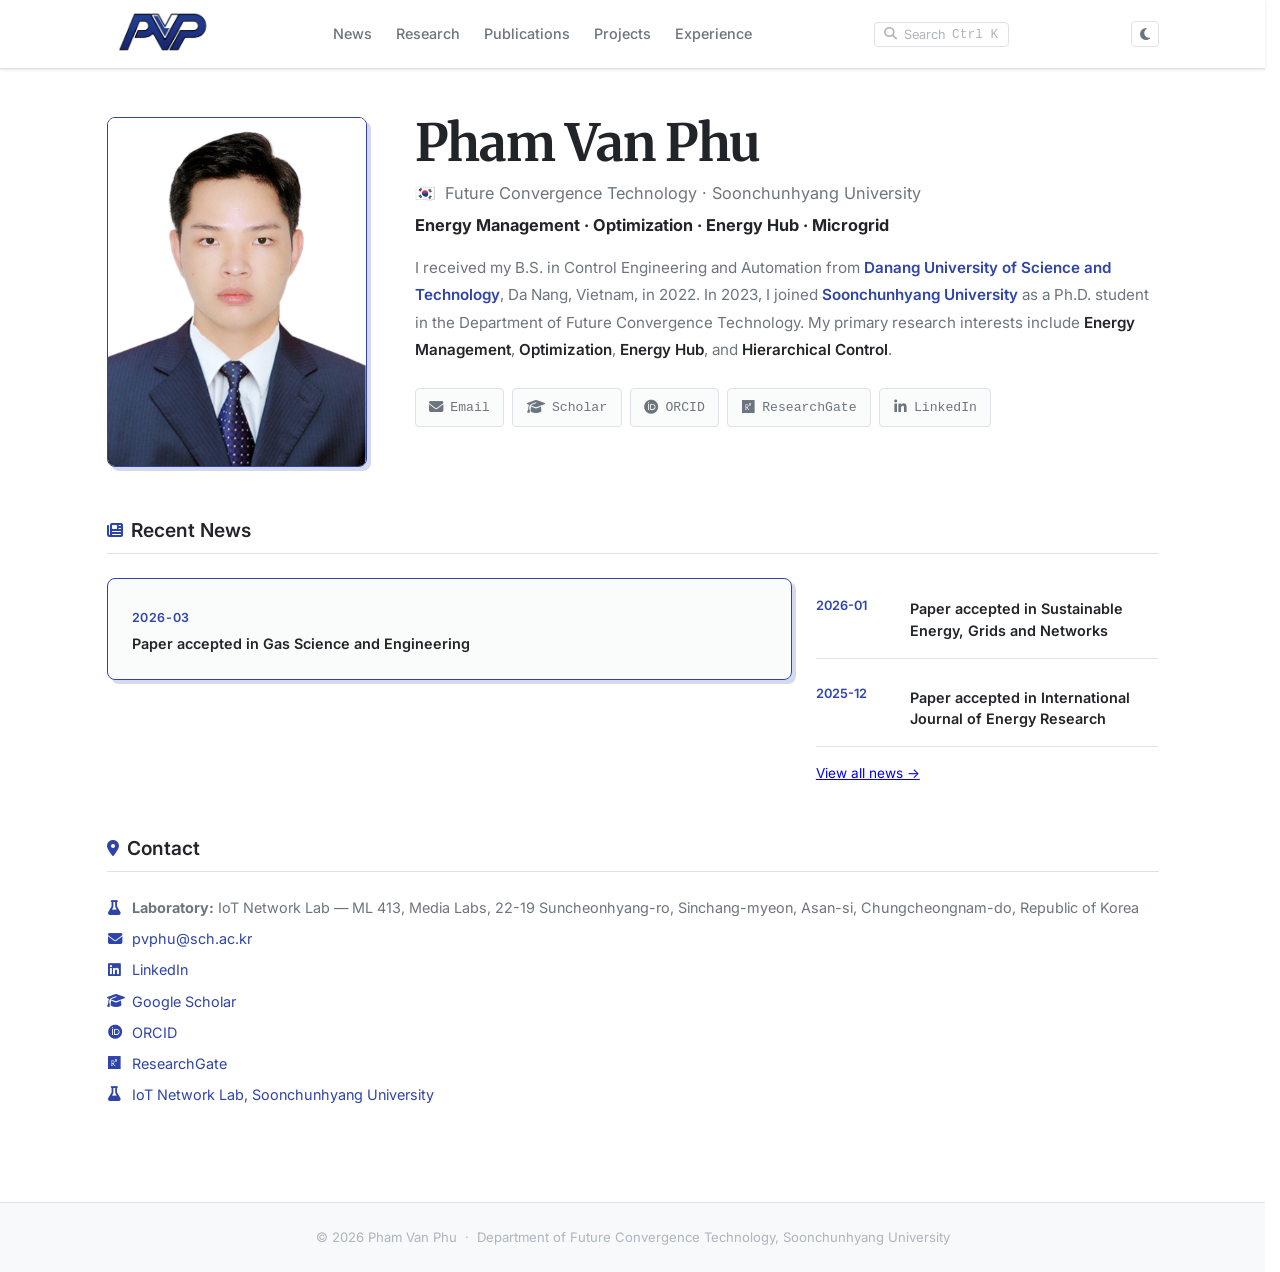
<file: index.html>
<!DOCTYPE html>
<html lang="en">
<head>
    <meta charset="UTF-8">
    <meta name="viewport" content="width=device-width, initial-scale=1.0">
    <link rel="manifest" href="/manifest.json">
    <link rel="icon" type="image/png" href="/assets/pvp-icon.png">
    <meta name="description" content="Pham Van Phu — optimization and machine learning for energy systems: integrated energy hubs, microgrids, and operation under uncertainty.">
    <meta name="author" content="PVPHU">
    <title>PVPHU</title>
    <link rel="stylesheet" href="https://cdnjs.cloudflare.com/ajax/libs/font-awesome/6.4.0/css/all.min.css">
    <link rel="preconnect" href="https://fonts.googleapis.com">
    <link rel="preconnect" href="https://fonts.gstatic.com" crossorigin>
    <link href="https://fonts.googleapis.com/css2?family=Inter:wght@300;400;500;600;700&family=Merriweather:wght@300;400;700&family=Space+Grotesk:wght@400;700&display=swap" rel="stylesheet">
    <link rel="stylesheet" href="css/style.css">
    <link rel="stylesheet" href="css/lab.css">
    <link rel="stylesheet" href="css/command-palette.css">
</head>
<body class="lab-page">

    <!-- Navigation (injected by lab.js loadSharedComponents) -->
    <div id="site-nav-placeholder"></div>

    <!-- Main Content -->
    <main class="lab-main" data-page="home">

        <!-- Profile -->
        <section class="profile-card">

            <div class="profile-photo-wrap">
                <img src="assets/Profile.jpg" alt="Pham Van Phu" class="profile-photo">
            </div>

            <div class="profile-body">
                <h1 class="profile-name">Pham Van Phu</h1>

                <p class="profile-role">
                    <span class="profile-flag">&#127472;&#127479;</span>
                    Future Convergence Technology &middot; Soonchunhyang University
                </p>

                <p class="profile-tagline">Energy Management &middot; Optimization &middot; Energy Hub &middot; Microgrid</p>

                <p class="profile-bio">
                    I received my B.S. in Control Engineering and Automation from
                    <a href="https://dut.udn.vn/" target="_blank" rel="noopener">Danang University of Science and
                    Technology</a>, Da Nang, Vietnam, in 2022. In 2023, I joined
                    <a href="https://home.sch.ac.kr/" target="_blank" rel="noopener">Soonchunhyang University</a>
                    as a Ph.D. student in the Department of Future Convergence Technology. My primary research
                    interests include <strong>Energy Management</strong>, <strong>Optimization</strong>,
                    <strong>Energy Hub</strong>, and <strong>Hierarchical Control</strong>.
                </p>

                <div class="profile-links">
                    <a class="profile-link" href="mailto:pvphu@sch.ac.kr">
                        <i class="fas fa-envelope"></i> Email
                    </a>
                    <a class="profile-link" href="https://scholar.google.com/citations?user=XVB__6gAAAAJ&amp;hl=en" target="_blank" rel="noopener">
                        <i class="fas fa-graduation-cap"></i> Scholar
                    </a>
                    <a class="profile-link" href="https://orcid.org/0009-0007-0609-6583" target="_blank" rel="noopener">
                        <i class="fab fa-orcid"></i> ORCID
                    </a>
                    <a class="profile-link" href="https://www.researchgate.net/profile/Pham-Phu-8" target="_blank" rel="noopener">
                        <i class="fab fa-researchgate"></i> ResearchGate
                    </a>
                    <a class="profile-link" href="https://www.linkedin.com/in/vanphupham99/" target="_blank" rel="noopener">
                        <i class="fab fa-linkedin-in"></i> LinkedIn
                    </a>
                </div>
            </div>

        </section>

        <!-- Recent News -->
        <section class="lab-section">
            <h2 class="lab-section-title"><i class="fas fa-newspaper"></i> Recent News</h2>
            <div id="home-news" class="news-list">
                <div class="skeleton-news-item"><div class="skeleton skeleton-news-date"></div><div class="skeleton skeleton-news-text"></div></div>
                <div class="skeleton-news-item"><div class="skeleton skeleton-news-date"></div><div class="skeleton skeleton-news-text"></div></div>
                <div class="skeleton-news-item"><div class="skeleton skeleton-news-date"></div><div class="skeleton skeleton-news-text"></div></div>
            </div>
        </section>

        <!-- Contact -->
        <section class="lab-section">
            <h2 class="lab-section-title"><i class="fas fa-map-marker-alt"></i> Contact</h2>
            <div id="home-contact">
                <div class="skeleton-card" style="max-width:360px;"><div class="skeleton skeleton-card-line"></div><div class="skeleton skeleton-card-line"></div><div class="skeleton skeleton-card-line short"></div></div>
            </div>
        </section>

    </main>

    <!-- Footer (injected by lab.js loadSharedComponents) -->
    <div id="site-footer-placeholder"></div>

    <script src="js/utils.js"></script>
    <script src="js/lab.js"></script>
    <script src="js/command-palette.js"></script>
</body>
</html>
</file>
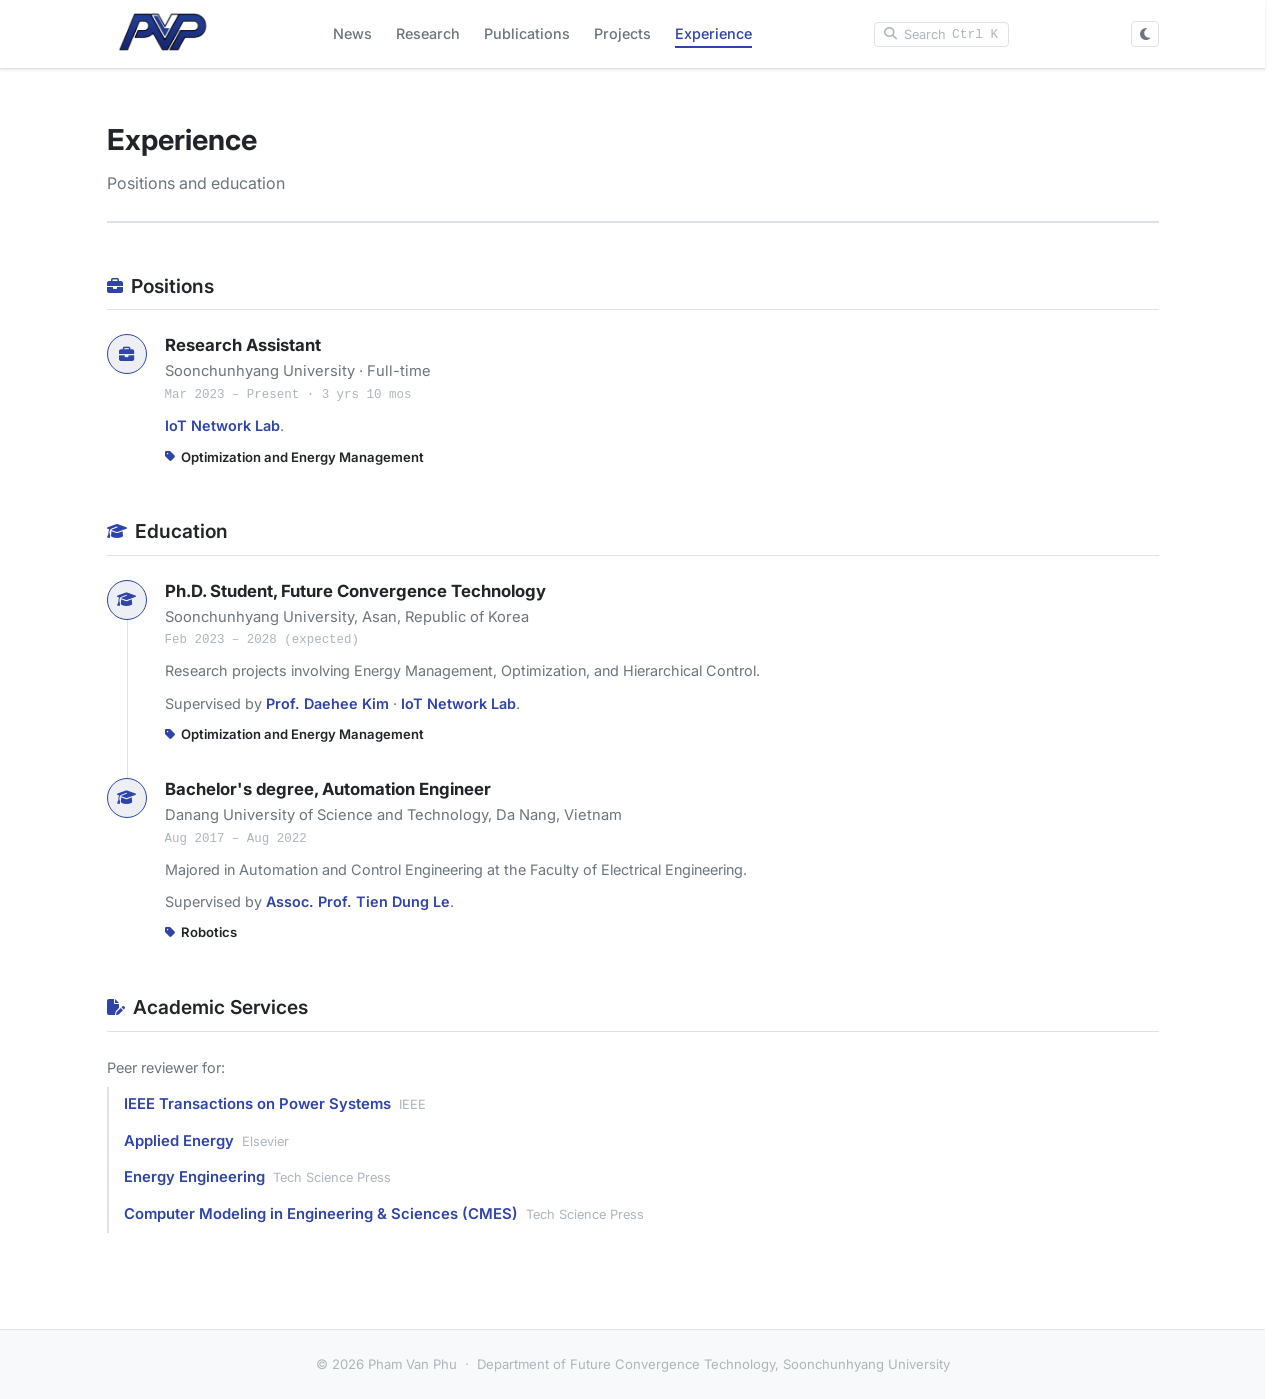
<file: experience/index.html>
<!DOCTYPE html>
<html lang="en">
<head>
    <meta charset="UTF-8">
    <meta name="viewport" content="width=device-width, initial-scale=1.0">
    <link rel="manifest" href="/manifest.json">
    <link rel="icon" type="image/png" href="../assets/pvp-icon.png">
    <meta name="description" content="Research and professional experience of Pham Van Phu.">
    <meta name="author" content="PVPHU">
    <title>Experience — Pham Van Phu</title>
    <link rel="stylesheet" href="https://cdnjs.cloudflare.com/ajax/libs/font-awesome/6.4.0/css/all.min.css">
    <link rel="preconnect" href="https://fonts.googleapis.com">
    <link rel="preconnect" href="https://fonts.gstatic.com" crossorigin>
    <link href="https://fonts.googleapis.com/css2?family=Inter:wght@300;400;500;600;700&family=Merriweather:wght@300;400;700&family=Space+Grotesk:wght@400;700&display=swap" rel="stylesheet">
    <link rel="stylesheet" href="../css/style.css">
    <link rel="stylesheet" href="../css/lab.css">
    <link rel="stylesheet" href="../css/command-palette.css">
</head>
<body class="lab-page">

    <div id="site-nav-placeholder"></div>

    <main class="lab-main" data-page="experience">
        <div class="page-header">
            <h1>Experience</h1>
            <p>Positions and education</p>
        </div>

        <section class="lab-section">
            <h2 class="lab-section-title"><i class="fas fa-briefcase"></i> Positions</h2>
            <div id="home-experience"></div>
        </section>

        <section class="lab-section">
            <h2 class="lab-section-title"><i class="fas fa-graduation-cap"></i> Education</h2>
            <div id="home-education"></div>
        </section>

        <section class="lab-section">
            <h2 class="lab-section-title"><i class="fas fa-file-pen"></i> Academic Services</h2>
            <div id="home-services"></div>
        </section>
    </main>

    <div id="site-footer-placeholder"></div>

    <script src="../js/utils.js"></script>
    <script src="../js/lab.js"></script>
    <script src="../js/command-palette.js"></script>
</body>
</html>
</file>
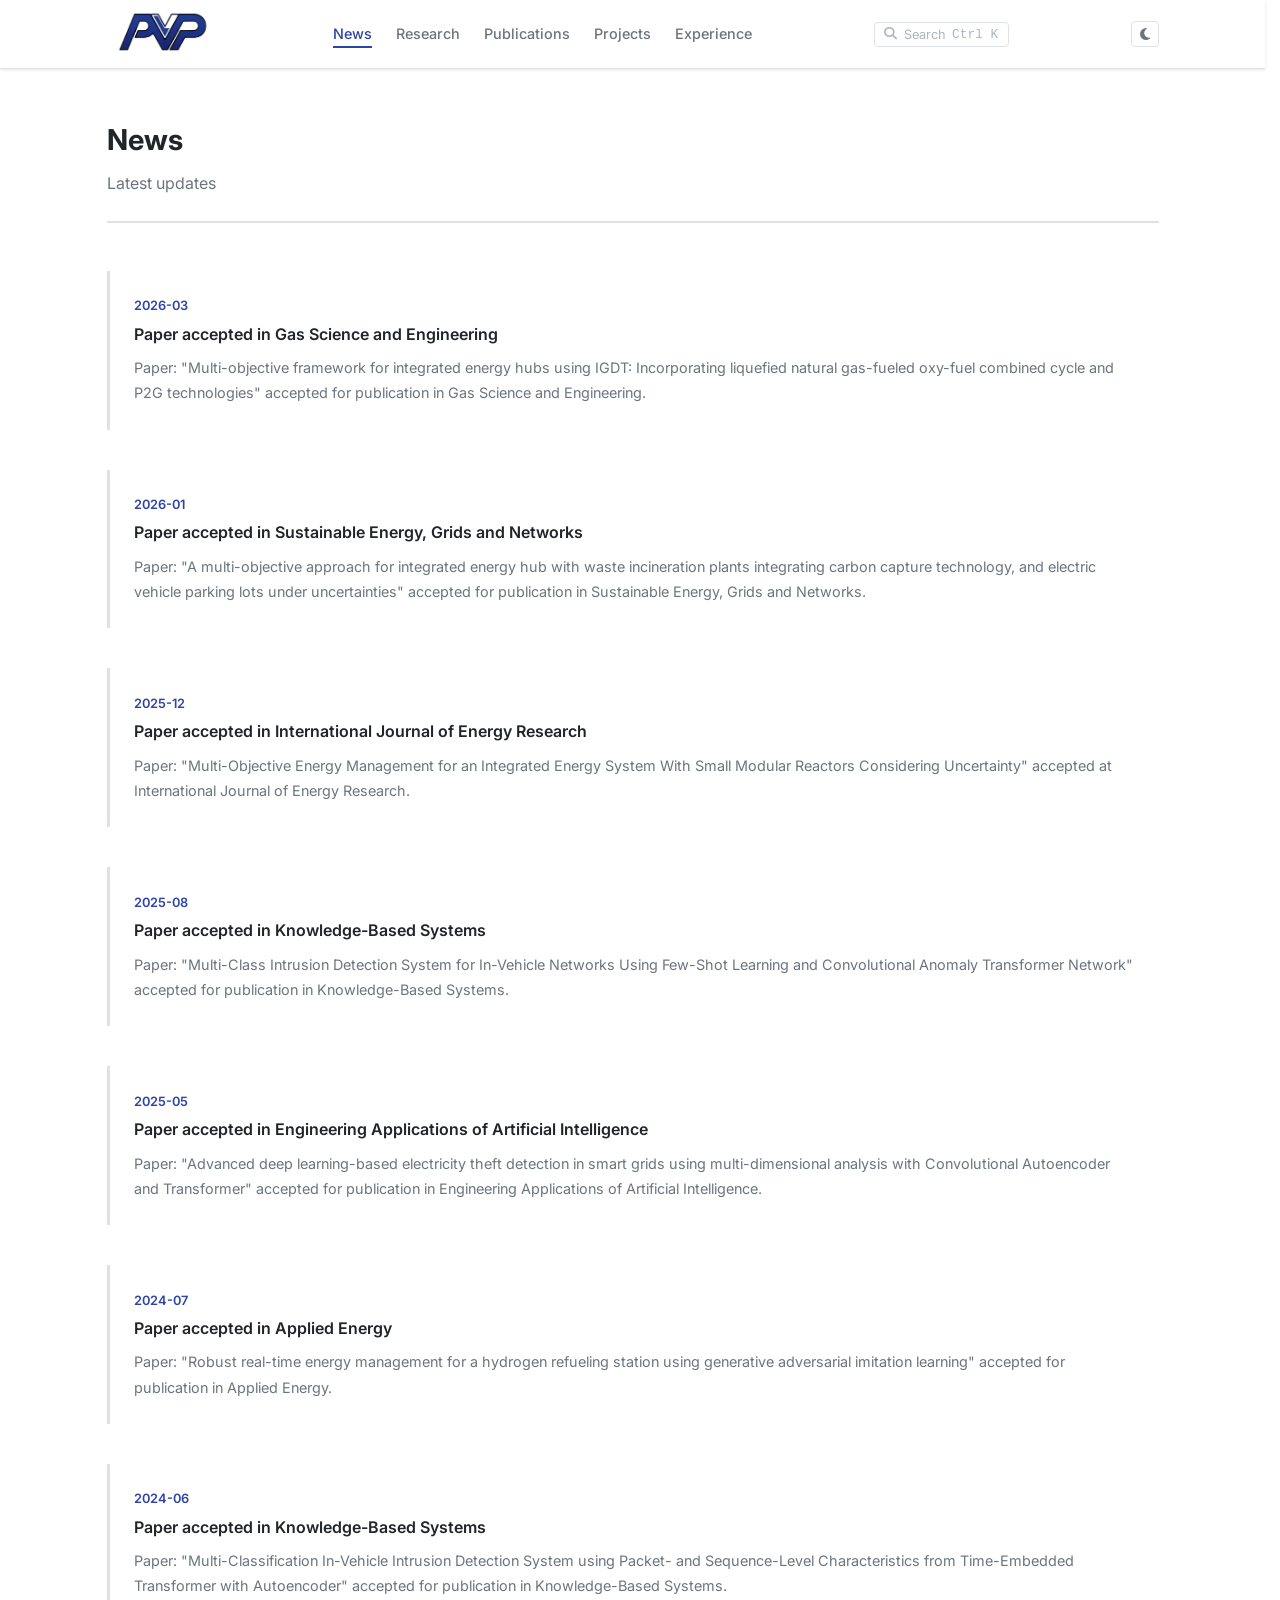
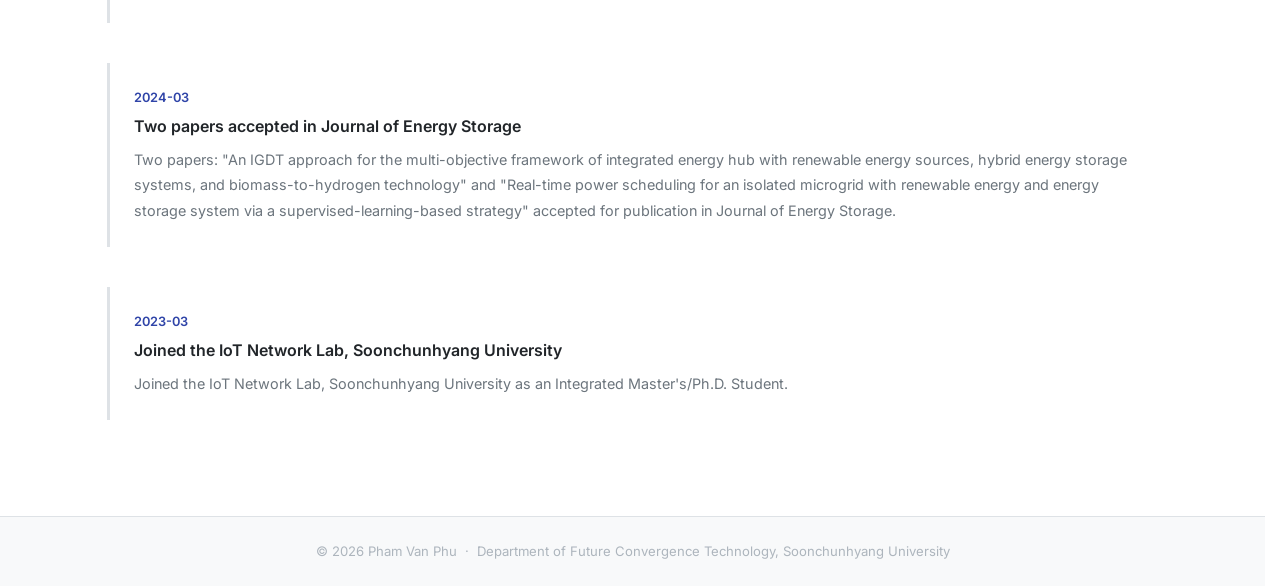
<file: news/index.html>
<!DOCTYPE html>
<html lang="en">
<head>
    <meta charset="UTF-8">
    <meta name="viewport" content="width=device-width, initial-scale=1.0">
    <link rel="manifest" href="/manifest.json">
    <link rel="icon" type="image/png" href="../assets/pvp-icon.png">
    <meta name="description" content="News and updates from Pham Van Phu.">
    <title>News — Pham Van Phu</title>
    <link rel="stylesheet" href="https://cdnjs.cloudflare.com/ajax/libs/font-awesome/6.4.0/css/all.min.css">
    <link rel="preconnect" href="https://fonts.googleapis.com">
    <link rel="preconnect" href="https://fonts.gstatic.com" crossorigin>
    <link href="https://fonts.googleapis.com/css2?family=Inter:wght@300;400;500;600;700&family=Merriweather:wght@300;400;700&family=Space+Grotesk:wght@400;700&display=swap" rel="stylesheet">
    <link rel="stylesheet" href="../css/style.css">
    <link rel="stylesheet" href="../css/lab.css">
    <link rel="stylesheet" href="../css/command-palette.css">
</head>
<body class="lab-page">

    <div id="site-nav-placeholder"></div>

    <main class="lab-main" data-page="news">
        <div class="page-header">
            <h1>News</h1>
            <p>Latest updates</p>
        </div>
        <section class="lab-section">
            <div id="news-list" class="news-list">
                <p class="loading-msg">Loading...</p>
            </div>
        </section>
    </main>

    <div id="site-footer-placeholder"></div>

    <script src="../js/utils.js"></script>
    <script src="../js/lab.js"></script>
    <script src="../js/command-palette.js"></script>
</body>
</html>
</file>
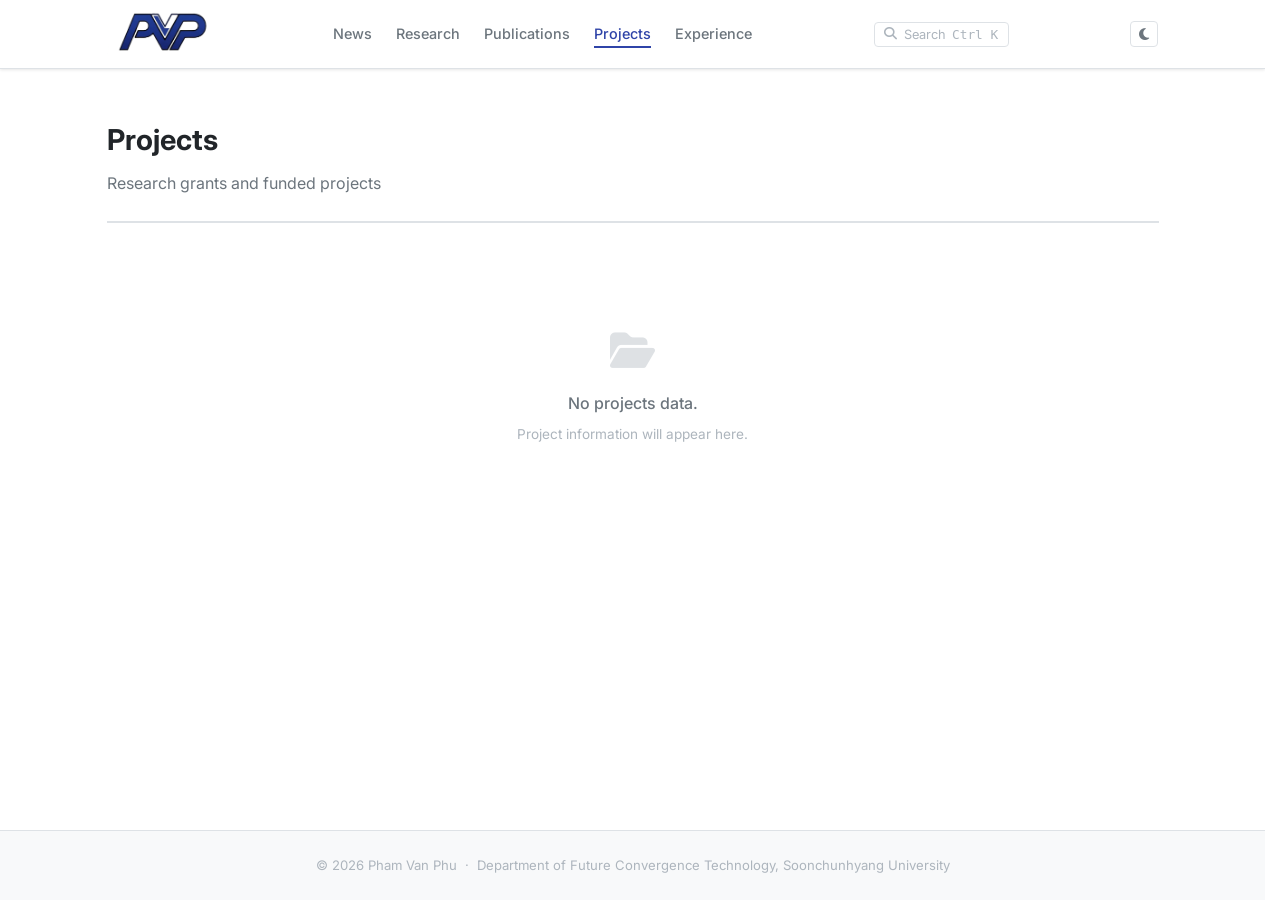
<file: projects/index.html>
<!DOCTYPE html>
<html lang="en">
<head>
    <meta charset="UTF-8">
    <meta name="viewport" content="width=device-width, initial-scale=1.0">
    <link rel="manifest" href="/manifest.json">
    <link rel="icon" type="image/png" href="../assets/pvp-icon.png">
    <meta name="description" content="Research projects.">
    <title>Projects — Pham Van Phu</title>
    <link rel="stylesheet" href="https://cdnjs.cloudflare.com/ajax/libs/font-awesome/6.4.0/css/all.min.css">
    <link rel="preconnect" href="https://fonts.googleapis.com">
    <link rel="preconnect" href="https://fonts.gstatic.com" crossorigin>
    <link href="https://fonts.googleapis.com/css2?family=Inter:wght@300;400;500;600;700&family=Merriweather:wght@300;400;700&family=Space+Grotesk:wght@400;700&display=swap" rel="stylesheet">
    <link rel="stylesheet" href="../css/style.css">
    <link rel="stylesheet" href="../css/lab.css">
    <link rel="stylesheet" href="../css/command-palette.css">
</head>
<body class="lab-page">

    <div id="site-nav-placeholder"></div>

    <main class="lab-main" data-page="projects">
        <div class="page-header">
            <h1>Projects</h1>
            <p>Research grants and funded projects</p>
        </div>

        <section class="lab-section">
            <div id="projects-list">
                <p class="loading-msg">Loading...</p>
            </div>
        </section>
    </main>

    <div id="site-footer-placeholder"></div>

    <script src="../js/utils.js"></script>
    <script src="../js/lab.js"></script>
    <script src="../js/command-palette.js"></script>
</body>
</html>
</file>
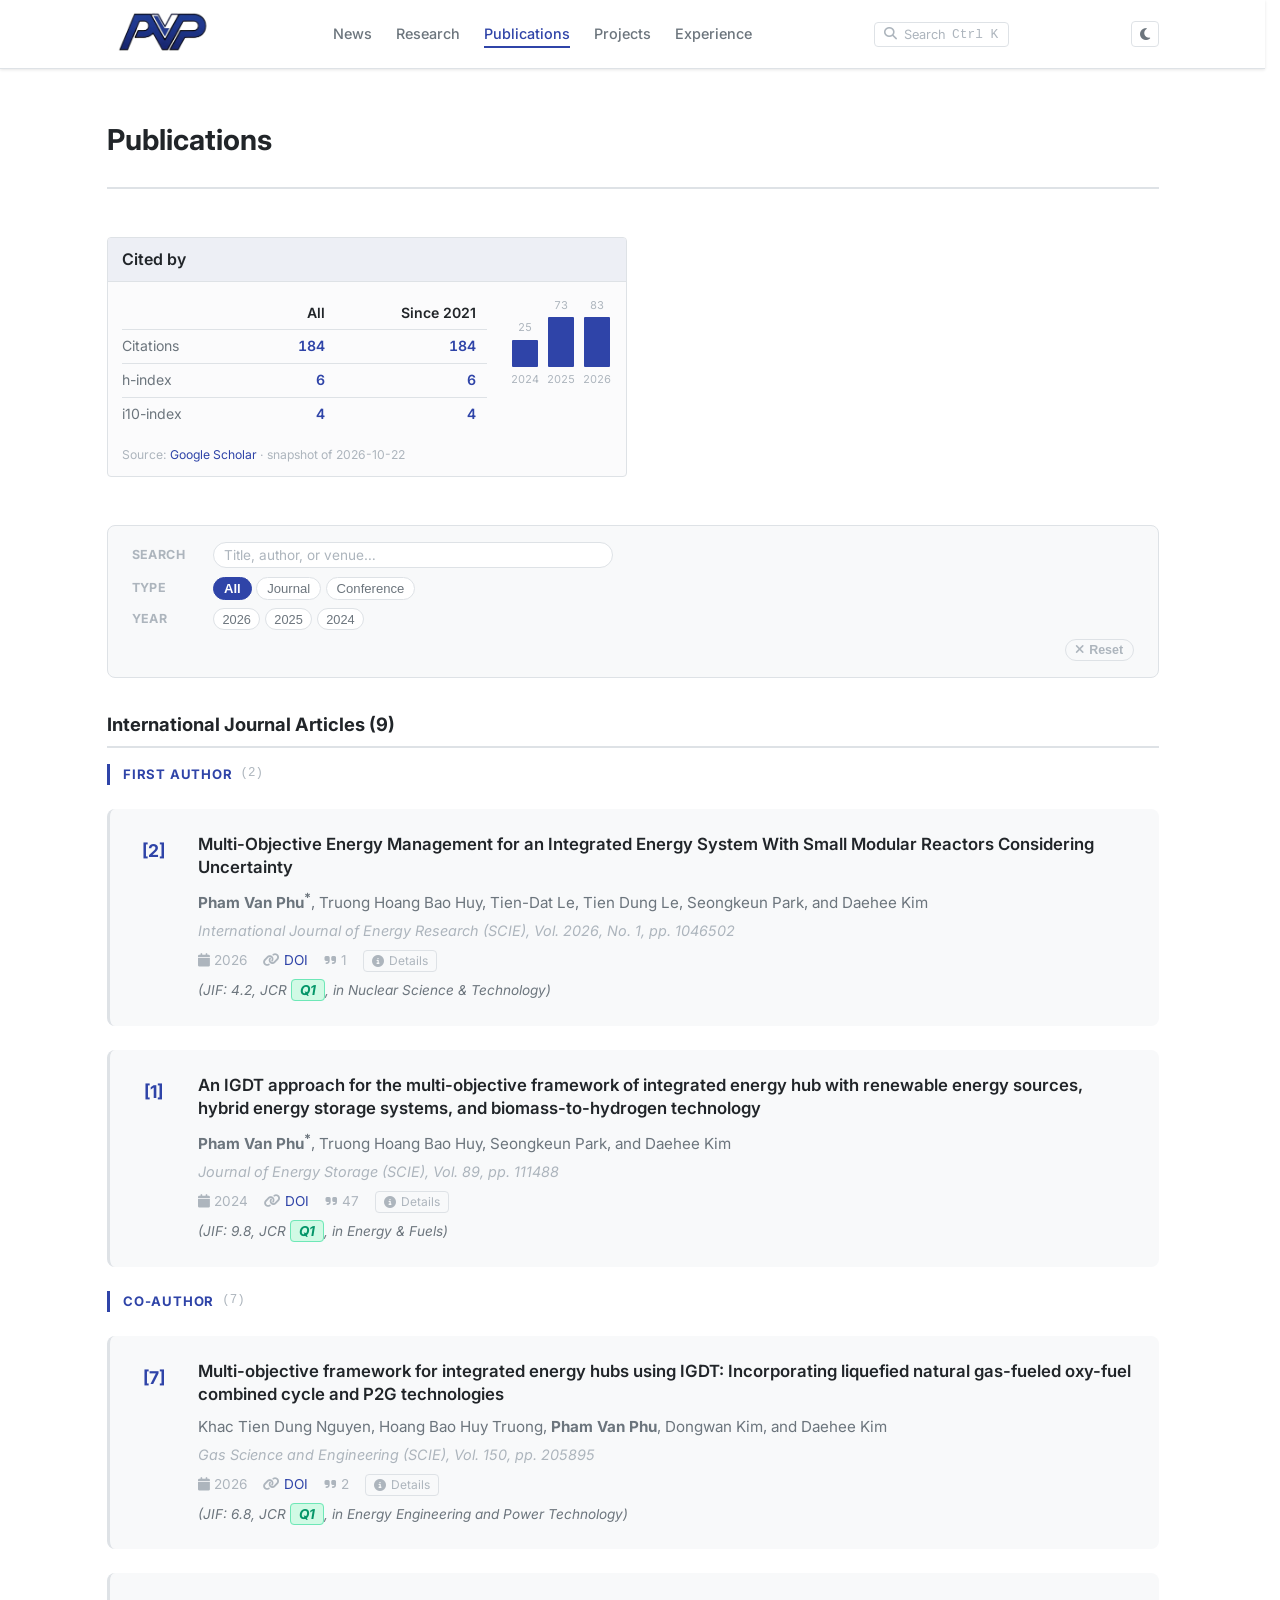
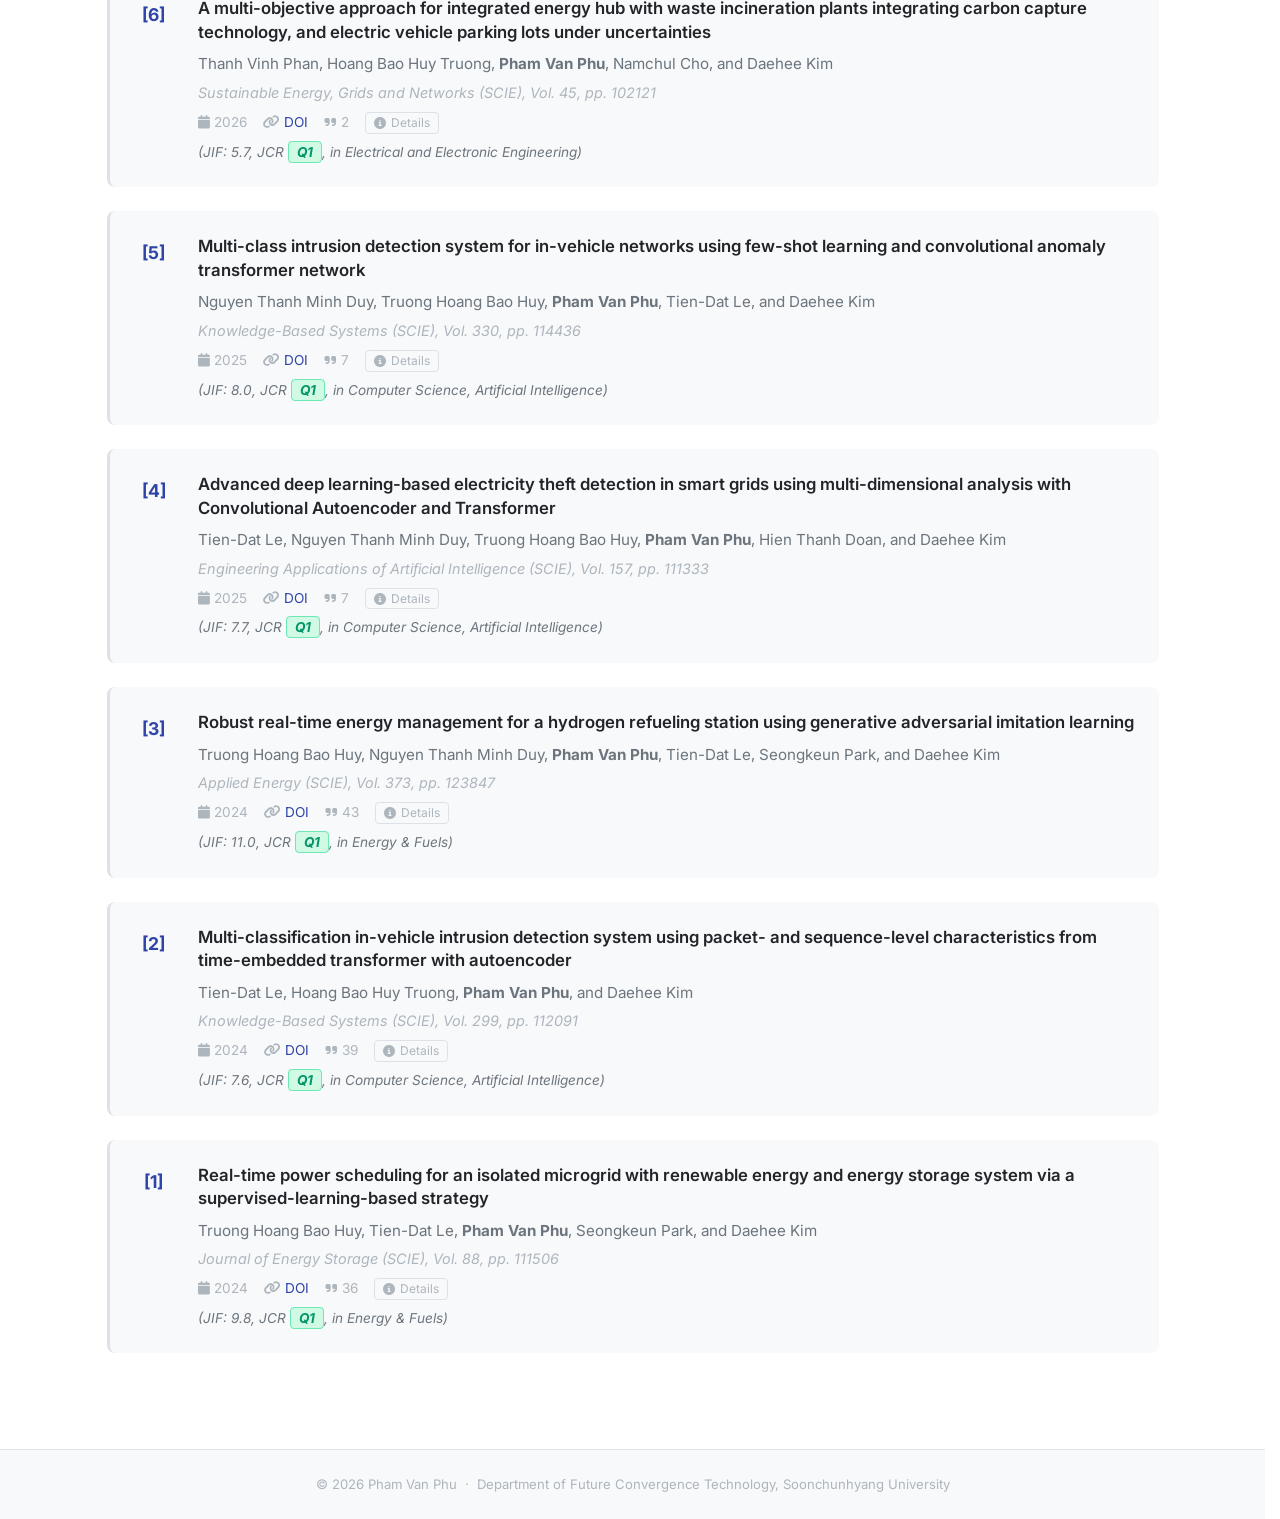
<file: publications/index.html>
<!DOCTYPE html>
<html lang="en">
<head>
    <meta charset="UTF-8">
    <meta name="viewport" content="width=device-width, initial-scale=1.0">
    <link rel="manifest" href="/manifest.json">
    <link rel="icon" type="image/png" href="../assets/pvp-icon.png">
    <meta name="description" content="Peer-reviewed journal articles by Pham Van Phu.">
    <title>Publications — Pham Van Phu</title>
    <link rel="stylesheet" href="https://cdnjs.cloudflare.com/ajax/libs/font-awesome/6.4.0/css/all.min.css">
    <link rel="preconnect" href="https://fonts.googleapis.com">
    <link rel="preconnect" href="https://fonts.gstatic.com" crossorigin>
    <link href="https://fonts.googleapis.com/css2?family=Inter:wght@300;400;500;600;700&family=Merriweather:wght@300;400;700&family=Space+Grotesk:wght@400;700&display=swap" rel="stylesheet">
    <link rel="stylesheet" href="../css/style.css">
    <link rel="stylesheet" href="../css/lab.css">
    <link rel="stylesheet" href="../css/command-palette.css">
</head>
<body class="lab-page">

    <div id="site-nav-placeholder"></div>

    <main class="lab-main" data-page="publications">
        <div class="page-header">
            <h1>Publications</h1>
        </div>

        <!-- Cited by (Google Scholar) -->
        <div id="scholar-metrics"></div>

        <section class="lab-section">
            <div id="publications-content">
                <div class="skeleton-pub-item"><div class="skeleton skeleton-pub-num"></div><div class="skeleton-pub-body"><div class="skeleton skeleton-pub-title"></div><div class="skeleton skeleton-pub-authors"></div><div class="skeleton skeleton-pub-venue"></div></div></div>
                <div class="skeleton-pub-item"><div class="skeleton skeleton-pub-num"></div><div class="skeleton-pub-body"><div class="skeleton skeleton-pub-title"></div><div class="skeleton skeleton-pub-authors"></div><div class="skeleton skeleton-pub-venue"></div></div></div>
                <div class="skeleton-pub-item"><div class="skeleton skeleton-pub-num"></div><div class="skeleton-pub-body"><div class="skeleton skeleton-pub-title"></div><div class="skeleton skeleton-pub-authors"></div><div class="skeleton skeleton-pub-venue"></div></div></div>
                <div class="skeleton-pub-item"><div class="skeleton skeleton-pub-num"></div><div class="skeleton-pub-body"><div class="skeleton skeleton-pub-title"></div><div class="skeleton skeleton-pub-authors"></div><div class="skeleton skeleton-pub-venue"></div></div></div>
            </div>
        </section>

    </main>

    <div id="site-footer-placeholder"></div>

    <script src="../js/utils.js"></script>
    <script src="../js/lab.js"></script>
    <script src="../js/command-palette.js"></script>
</body>
</html>
</file>
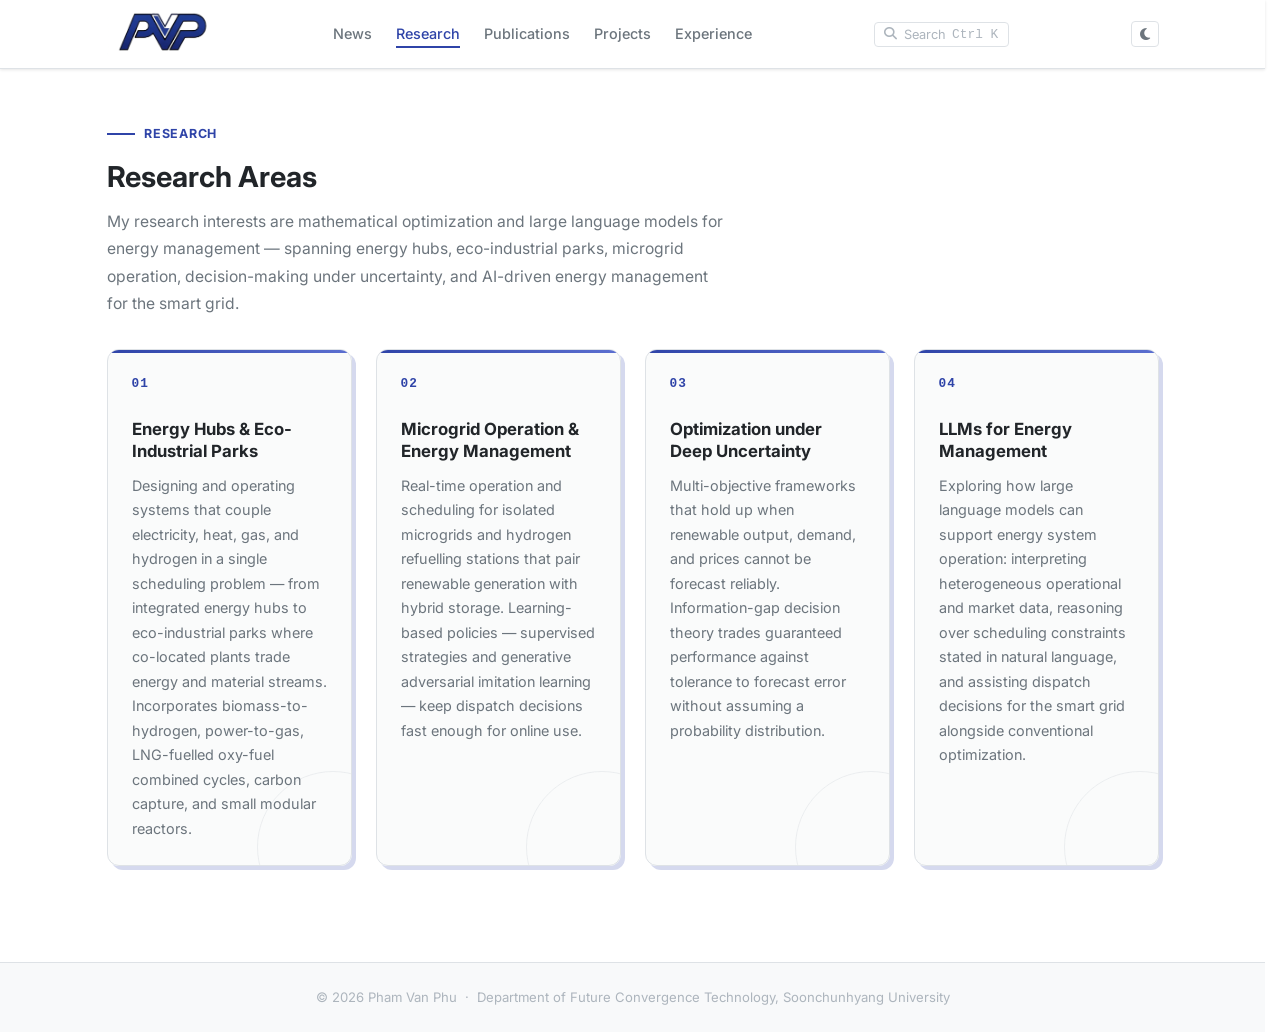
<file: research/index.html>
<!DOCTYPE html>
<html lang="en">
<head>
    <meta charset="UTF-8">
    <meta name="viewport" content="width=device-width, initial-scale=1.0">
    <link rel="manifest" href="/manifest.json">
    <link rel="icon" type="image/png" href="../assets/pvp-icon.png">
    <meta name="description" content="Research areas: energy hubs, eco-industrial parks, microgrid operation, optimization under uncertainty, and LLMs for energy management.">
    <title>Research — Pham Van Phu</title>
    <link rel="stylesheet" href="https://cdnjs.cloudflare.com/ajax/libs/font-awesome/6.4.0/css/all.min.css">
    <link rel="preconnect" href="https://fonts.googleapis.com">
    <link rel="preconnect" href="https://fonts.gstatic.com" crossorigin>
    <link href="https://fonts.googleapis.com/css2?family=Inter:wght@300;400;500;600;700&family=Merriweather:wght@300;400;700&family=Space+Grotesk:wght@400;700&display=swap" rel="stylesheet">
    <link rel="stylesheet" href="../css/style.css">
    <link rel="stylesheet" href="../css/lab.css">
    <link rel="stylesheet" href="../css/command-palette.css">
</head>
<body class="lab-page">

    <div id="site-nav-placeholder"></div>

    <main class="lab-main" data-page="research">
        <div class="page-header ra-header">
            <span class="ra-eyebrow">Research</span>
            <h1>Research Areas</h1>
            <p id="research-intro" class="ra-intro"></p>
        </div>

        <section class="lab-section">
            <div id="research-areas" class="ra-grid">
                <div class="skeleton-card"><div class="skeleton skeleton-card-title"></div><div class="skeleton skeleton-card-line"></div><div class="skeleton skeleton-card-line short"></div></div>
                <div class="skeleton-card"><div class="skeleton skeleton-card-title"></div><div class="skeleton skeleton-card-line"></div><div class="skeleton skeleton-card-line short"></div></div>
                <div class="skeleton-card"><div class="skeleton skeleton-card-title"></div><div class="skeleton skeleton-card-line"></div><div class="skeleton skeleton-card-line short"></div></div>
                <div class="skeleton-card"><div class="skeleton skeleton-card-title"></div><div class="skeleton skeleton-card-line"></div><div class="skeleton skeleton-card-line short"></div></div>
            </div>
        </section>
    </main>

    <div id="site-footer-placeholder"></div>

    <script src="../js/utils.js"></script>
    <script src="../js/lab.js"></script>
    <script src="../js/command-palette.js"></script>
</body>
</html>
</file>
<file: css/style.css>
/* ===================================
   CSS Variables for Theme Management
   =================================== */
:root {
    /* Light Mode Colors */
    --bg-primary: #ffffff;
    --bg-secondary: #f8f9fa;
    --bg-accent: #e9ecef;
    --text-primary: #212529;
    --text-secondary: #6c757d;
    --text-muted: #adb5bd;
    --accent-color: #0066cc;
    --accent-hover: #0052a3;
    --border-color: #dee2e6;
    --shadow-sm: 0 1px 3px rgba(0,0,0,0.1);
    --shadow-md: 0 4px 6px rgba(0,0,0,0.1);
    --shadow-lg: 0 10px 25px rgba(0,0,0,0.15);

    /* Typography */
    --font-sans: 'Inter', -apple-system, BlinkMacSystemFont, 'Segoe UI', sans-serif;
    --font-serif: 'Merriweather', Georgia, serif;

    /* Spacing */
    --spacing-xs: 0.5rem;
    --spacing-sm: 1rem;
    --spacing-md: 1.5rem;
    --spacing-lg: 2rem;
    --spacing-xl: 3rem;

    /* Border Radius */
    --radius-sm: 4px;
    --radius-md: 8px;
    --radius-lg: 12px;

    /* Transitions */
    --transition-fast: 0.15s ease;
    --transition-base: 0.3s ease;

    /* Spring Easing — Framer Motion style */
    --spring-bounce: cubic-bezier(0.34, 1.56, 0.64, 1);
    --spring-snappy: cubic-bezier(0.22, 1, 0.36, 1);

    /* Neo-Brutalist hard-edge shadows (brand tint) */
    --shadow-hard: 4px 4px 0 rgba(var(--brand-rgb), 0.20);
    --shadow-hard-hover: 6px 6px 0 rgba(var(--brand-rgb), 0.30);

    /* RGB splits for glassmorphism rgba() */
    --bg-primary-rgb: 255, 255, 255;
    --bg-secondary-rgb: 248, 249, 250;
}

/* Dark Mode Colors — OLED-optimized true blacks */
[data-theme="dark"] {
    --bg-primary: #000000;
    --bg-secondary: #0d0d0d;
    --bg-accent: #1a1a1a;
    --text-primary: #f0f0f0;
    --text-secondary: #a0a0a0;
    --text-muted: #606060;
    --accent-color: #4dabf7;
    --accent-hover: #74c0fc;
    --border-color: #2a2a2a;
    --shadow-sm: 0 1px 3px rgba(0,0,0,0.6);
    --shadow-md: 0 4px 6px rgba(0,0,0,0.6);
    --shadow-lg: 0 10px 25px rgba(0,0,0,0.7);

    /* Dark mode overrides */
    --shadow-hard: 4px 4px 0 rgba(var(--brand-rgb), 0.15);
    --shadow-hard-hover: 6px 6px 0 rgba(var(--brand-rgb), 0.25);
    --bg-primary-rgb: 0, 0, 0;
    --bg-secondary-rgb: 13, 13, 13;
}

/* ===================================
   Base Styles
   =================================== */
* {
    margin: 0;
    padding: 0;
    box-sizing: border-box;
}

html {
    font-size: 16px;
    scroll-behavior: smooth;
    scrollbar-gutter: stable;
}

body {
    font-family: var(--font-sans);
    font-weight: 400;
    line-height: 1.6;
    color: var(--text-primary);
    background-color: var(--bg-primary);
    transition: background-color var(--transition-base), color var(--transition-base);
}

/* ===================================
   Floating Buttons
   =================================== */
.dark-mode-toggle,
.print-button,
.pdf-download {
    position: fixed;
    width: 48px;
    height: 48px;
    border-radius: 50%;
    background-color: var(--accent-color);
    color: white;
    border: none;
    cursor: pointer;
    display: flex;
    align-items: center;
    justify-content: center;
    font-size: 1.2rem;
    box-shadow: var(--shadow-lg);
    transition: all var(--transition-base);
    z-index: 1000;
    text-decoration: none;
}

.dark-mode-toggle:hover,
.print-button:hover,
.pdf-download:hover {
    background-color: var(--accent-hover);
    transform: scale(1.1);
}

.dark-mode-toggle {
    top: 20px;
    right: 20px;
}

.print-button {
    top: 80px;
    right: 20px;
}

.pdf-download {
    top: 140px;
    right: 20px;
}

/* ===================================
   Container & Layout
   =================================== */
.container {
    max-width: 900px;
    margin: 0 auto;
    padding: var(--spacing-xl) var(--spacing-md);
}

/* ===================================
   Header Section
   =================================== */
.cv-header {
    text-align: center;
    padding: var(--spacing-xl) 0;
    margin-bottom: var(--spacing-xl);
    border-bottom: 2px solid var(--border-color);
}

.name {
    font-size: 2.5rem;
    font-weight: 700;
    color: var(--text-primary);
    margin-bottom: var(--spacing-xs);
    font-family: var(--font-serif);
}

.title {
    font-size: 1.25rem;
    color: var(--text-secondary);
    margin-bottom: var(--spacing-lg);
    font-weight: 300;
}

.title-affiliation {
    font-size: 1rem;
    color: var(--text-muted);
    font-weight: 300;
}

.contact-info {
    display: flex;
    flex-direction: column;
    align-items: center;
    gap: var(--spacing-sm);
    margin-top: var(--spacing-lg);
}

.contact-item {
    display: inline-flex;
    align-items: center;
    justify-content: center;
    gap: var(--spacing-xs);
    padding: var(--spacing-xs) var(--spacing-md);
    background-color: var(--bg-secondary);
    border-radius: var(--radius-md);
    color: var(--text-primary);
    text-decoration: none;
    transition: all var(--transition-fast);
    font-size: 0.95rem;
    width: 100%;
    max-width: 300px;
}

.contact-item:hover {
    background-color: var(--accent-color);
    color: white;
    transform: translateY(-2px);
    box-shadow: var(--shadow-md);
}

.contact-item i {
    font-size: 1.1rem;
}

.contact-item-lab {
    background: linear-gradient(135deg, #059669, #0d9488);
    color: white !important;
    border: none;
    font-weight: 500;
}

.contact-item-lab:hover {
    background: linear-gradient(135deg, #047857, #0f766e);
    color: white !important;
}

.contact-item-lab i {
    color: white;
}

.lab-name-full {
    font-size: 0.75rem;
    opacity: 0.85;
    display: block;
    line-height: 1.2;
}

[data-theme="dark"] .contact-item-lab {
    background: linear-gradient(135deg, #065f46, #134e4a);
}

[data-theme="dark"] .contact-item-lab:hover {
    background: linear-gradient(135deg, #059669, #0d9488);
}

/* ===================================
   CV Sections
   =================================== */
.cv-section {
    margin-bottom: var(--spacing-xl);
    animation: fadeIn 0.6s ease-in;
}

@keyframes fadeIn {
    from {
        opacity: 0;
        transform: translateY(20px);
    }
    to {
        opacity: 1;
        transform: translateY(0);
    }
}

.section-title {
    font-size: 1.75rem;
    font-weight: 600;
    color: var(--text-primary);
    margin-bottom: var(--spacing-md);
    padding-bottom: var(--spacing-sm);
    border-bottom: 2px solid var(--accent-color);
    display: flex;
    align-items: center;
    gap: var(--spacing-sm);
    font-family: var(--font-serif);
}

.section-title i {
    color: var(--accent-color);
    font-size: 1.5rem;
}

.section-content {
    padding-left: var(--spacing-md);
}

/* ===================================
   Biography Section
   =================================== */
.biography .section-content p {
    font-size: 1.05rem;
    line-height: 1.8;
    color: var(--text-secondary);
    text-align: justify;
}

/* ===================================
   Timeline Items (Employment & Education)
   =================================== */
.timeline {
    position: relative;
    padding-left: var(--spacing-lg);
}

.timeline::before {
    content: '';
    position: absolute;
    left: 0;
    top: 0;
    bottom: 0;
    width: 2px;
    background: linear-gradient(to bottom, var(--accent-color), var(--border-color));
}

.timeline-item {
    position: relative;
    padding-bottom: var(--spacing-lg);
    padding-left: var(--spacing-lg);
}

.timeline-item::before {
    content: '';
    position: absolute;
    left: -6px;
    top: 6px;
    width: 12px;
    height: 12px;
    border-radius: 50%;
    background-color: var(--accent-color);
    border: 2px solid var(--bg-primary);
    box-shadow: 0 0 0 3px var(--accent-color);
    transition: all var(--transition-base);
}

.timeline-item:hover::before {
    transform: scale(1.3);
}

.timeline-period {
    font-size: 0.9rem;
    font-weight: 600;
    color: var(--accent-color);
    margin-bottom: var(--spacing-xs);
    display: inline-block;
    background-color: var(--bg-secondary);
    padding: 0.25rem 0.75rem;
    border-radius: var(--radius-sm);
}

.timeline-position {
    font-size: 1.15rem;
    font-weight: 600;
    color: var(--text-primary);
    margin-bottom: 0.25rem;
}

.timeline-organization,
.timeline-degree {
    font-size: 1rem;
    color: var(--text-secondary);
    margin-bottom: 0.25rem;
}

.timeline-thesis {
    font-size: 0.95rem;
    color: var(--text-muted);
    font-style: italic;
    margin-top: 0.5rem;
}

.timeline-advisor {
    font-size: 0.9rem;
    color: var(--text-secondary);
    margin-top: 0.25rem;
}

.timeline-advisor strong {
    color: var(--text-primary);
}

/* ===================================
   Skills Section
   =================================== */
.skills-grid {
    display: grid;
    grid-template-columns: repeat(auto-fit, minmax(250px, 1fr));
    gap: var(--spacing-md);
}

.skill-item {
    background-color: var(--bg-secondary);
    padding: var(--spacing-md);
    border-radius: var(--radius-md);
    border-left: 4px solid var(--accent-color);
    transition: all var(--transition-base);
}

.skill-item:hover {
    transform: translateX(5px);
    box-shadow: var(--shadow-md);
}

.skill-category {
    font-size: 1.1rem;
    font-weight: 600;
    color: var(--text-primary);
    margin-bottom: var(--spacing-xs);
}

.skill-list {
    font-size: 0.95rem;
    color: var(--text-secondary);
    line-height: 1.6;
}

/* ===================================
   Projects Section
   =================================== */
.project-item {
    background-color: var(--bg-secondary);
    padding: var(--spacing-md);
    margin-bottom: var(--spacing-md);
    border-radius: var(--radius-md);
    border-left: 4px solid var(--accent-color);
    transition: all var(--transition-base);
}

.project-item:hover {
    box-shadow: var(--shadow-md);
    transform: translateY(-2px);
}

.project-header {
    display: flex;
    justify-content: space-between;
    align-items: flex-start;
    margin-bottom: var(--spacing-sm);
    flex-wrap: wrap;
    gap: var(--spacing-sm);
}

.project-period {
    font-size: 0.9rem;
    font-weight: 600;
    color: var(--accent-color);
    background-color: var(--bg-accent);
    padding: 0.25rem 0.75rem;
    border-radius: var(--radius-sm);
}

.project-title {
    font-size: 1.1rem;
    font-weight: 600;
    color: var(--text-primary);
    margin-bottom: var(--spacing-xs);
    line-height: 1.4;
}

.project-role {
    font-size: 0.95rem;
    color: var(--text-secondary);
    margin-bottom: 0.25rem;
}

.project-funding {
    font-size: 0.9rem;
    color: var(--text-muted);
}

/* ===================================
   Publications Section
   =================================== */
.publication-category {
    margin-bottom: var(--spacing-md);
}

.publication-category.collapsed {
    margin-bottom: var(--spacing-md);
}

.publication-category:last-child {
    margin-bottom: 0;
}

/* Collapsible Header */
.publication-subtitle {
    font-size: 1.3rem;
    font-weight: 600;
    color: var(--text-primary);
    margin-bottom: var(--spacing-md);
    padding: var(--spacing-sm) var(--spacing-md);
    border-left: 3px solid var(--accent-color);
    background-color: var(--bg-secondary);
    border-radius: var(--radius-md);
    cursor: pointer;
    user-select: none;
    transition: all var(--transition-base);
    display: flex;
    align-items: center;
    gap: var(--spacing-sm);
}

.publication-subtitle:hover {
    background-color: var(--bg-accent);
}

.collapse-icon {
    font-size: 1rem;
    transition: transform var(--transition-base);
    color: var(--accent-color);
}

.collapsible.collapsed .collapse-icon {
    transform: rotate(-90deg);
}

.pub-count {
    margin-left: auto;
    font-size: 0.9rem;
    color: var(--text-muted);
    background-color: var(--bg-accent);
    padding: 0.25rem 0.75rem;
    border-radius: var(--radius-sm);
    font-weight: 500;
}

/* Collapsible Content */
.collapsible-content {
    max-height: 10000px;
    overflow: hidden;
    transition: max-height 0.4s ease-in-out, opacity 0.3s ease;
    opacity: 1;
}

.collapsible.collapsed .collapsible-content {
    max-height: 0;
    opacity: 0;
}

.publication-list {
    display: flex;
    flex-direction: column;
    gap: var(--spacing-md);
    padding-top: var(--spacing-sm);
}

/* Publication Item with Number */
.publication-item {
    background-color: var(--bg-secondary);
    padding: var(--spacing-md);
    border-radius: var(--radius-md);
    transition: all var(--transition-base);
    border-left: 3px solid var(--border-color);
    display: grid;
    grid-template-columns: 40px 1fr;
    gap: var(--spacing-md);
}

.publication-item:hover {
    border-left-color: var(--accent-color);
    box-shadow: var(--shadow-md);
    transform: translateX(3px);
}

/* JCR Q1 배지 강조 */
.jcr-q1-badge {
    font-weight: 700;
    color: #059669;
    background-color: #d1fae5;
    padding: 2px 8px;
    border-radius: 4px;
    border: 1px solid #6ee7b7;
}

[data-theme="dark"] .jcr-q1-badge {
    color: #6ee7b7;
    background-color: rgba(5, 150, 105, 0.2);
    border: 1px solid #059669;
}

/* JCR Ranking (퍼센테이지) 강조 */
.jcr-ranking-badge {
    font-weight: 600;
    color: #dc2626;
    background-color: #fee2e2;
    padding: 2px 8px;
    border-radius: 4px;
    border: 1px solid #fca5a5;
}

[data-theme="dark"] .jcr-ranking-badge {
    color: #fca5a5;
    background-color: rgba(220, 38, 38, 0.2);
    border: 1px solid #dc2626;
}

.publication-number {
    font-size: 1.1rem;
    font-weight: 700;
    color: var(--accent-color);
    text-align: center;
    padding-top: 0.25rem;
}

.publication-content {
    flex: 1;
}

.publication-title {
    font-size: 1.05rem;
    font-weight: 600;
    color: var(--text-primary);
    margin-bottom: var(--spacing-xs);
    line-height: 1.4;
}

.publication-authors {
    font-size: 0.95rem;
    color: var(--text-secondary);
    margin-bottom: 0.25rem;
}

.publication-venue {
    font-size: 0.9rem;
    color: var(--text-muted);
    font-style: italic;
    margin-bottom: 0.25rem;
}

.publication-meta {
    display: flex;
    flex-wrap: wrap;
    gap: var(--spacing-sm);
    font-size: 0.85rem;
    color: var(--text-muted);
    margin-top: var(--spacing-xs);
}

.publication-year,
.publication-doi {
    display: inline-flex;
    align-items: center;
    gap: 0.25rem;
}

.publication-doi a {
    color: var(--accent-color);
    text-decoration: none;
}

.publication-doi a:hover {
    text-decoration: underline;
}

/* Publication Metrics (IF, JCR) */
.publication-metrics {
    font-size: 0.85rem;
    color: var(--text-secondary);
    margin-top: 0.5rem;
    font-style: italic;
}

/* ===================================
   Miscellaneous Section
   =================================== */
.subsection-title {
    font-size: 1.3rem;
    font-weight: 600;
    color: var(--text-primary);
    margin: var(--spacing-lg) 0 var(--spacing-md);
    padding-left: var(--spacing-sm);
    border-left: 3px solid var(--accent-color);
}

.subsection-title:first-child {
    margin-top: 0;
}

.awards-list,
.activities-list {
    display: flex;
    flex-direction: column;
    gap: var(--spacing-sm);
}

.award-item,
.activity-item {
    display: flex;
    gap: var(--spacing-md);
    padding: var(--spacing-sm) var(--spacing-md);
    background-color: var(--bg-secondary);
    border-radius: var(--radius-md);
    transition: all var(--transition-base);
}

.award-item:hover,
.activity-item:hover {
    background-color: var(--bg-accent);
    transform: translateX(3px);
}

.award-year,
.activity-year {
    font-weight: 600;
    color: var(--accent-color);
    min-width: 60px;
    flex-shrink: 0;
}

.award-content,
.activity-content {
    flex: 1;
}

.award-title,
.activity-title {
    font-weight: 600;
    color: var(--text-primary);
    margin-bottom: 0.25rem;
}

.award-org {
    font-size: 0.9rem;
    color: var(--text-secondary);
}

/* ===================================
   References Section
   =================================== */
.references-grid {
    display: grid;
    grid-template-columns: repeat(auto-fit, minmax(300px, 1fr));
    gap: var(--spacing-md);
}

.reference-item {
    background-color: var(--bg-secondary);
    padding: var(--spacing-md);
    border-radius: var(--radius-md);
    border-left: 4px solid var(--accent-color);
    transition: all var(--transition-base);
}

.reference-item:hover {
    box-shadow: var(--shadow-md);
    transform: translateY(-2px);
}

.reference-name {
    font-size: 1.15rem;
    font-weight: 600;
    color: var(--text-primary);
    margin-bottom: var(--spacing-xs);
}

.reference-position {
    font-size: 1rem;
    color: var(--text-secondary);
    margin-bottom: 0.25rem;
}

.reference-org {
    font-size: 0.95rem;
    color: var(--text-muted);
    margin-bottom: var(--spacing-xs);
}

.reference-email {
    font-size: 0.9rem;
    color: var(--accent-color);
    text-decoration: none;
    display: inline-flex;
    align-items: center;
    gap: 0.25rem;
}

.reference-email:hover {
    text-decoration: underline;
}

/* ===================================
   Footer
   =================================== */
.cv-footer {
    text-align: center;
    padding: var(--spacing-xl) 0 var(--spacing-md);
    margin-top: var(--spacing-xl);
    border-top: 1px solid var(--border-color);
    color: var(--text-muted);
    font-size: 0.9rem;
}

.cv-footer p {
    margin-bottom: 0.5rem;
}

.cv-footer a {
    color: var(--accent-color);
    text-decoration: none;
    transition: color var(--transition-fast);
}

.cv-footer a:hover {
    color: var(--accent-hover);
    text-decoration: underline;
}

/* ===================================
   Responsive Design
   =================================== */
@media (max-width: 768px) {
    html {
        font-size: 14px;
    }

    .container {
        padding: var(--spacing-md) var(--spacing-sm);
    }

    .name {
        font-size: 2rem;
    }

    .contact-info {
        flex-direction: column;
        align-items: center;
    }

    .contact-item {
        width: 100%;
        max-width: 300px;
        justify-content: center;
    }

    .dark-mode-toggle,
    .print-button,
    .pdf-download {
        width: 40px;
        height: 40px;
        font-size: 1rem;
    }

    .print-button {
        top: 70px;
    }

    .pdf-download {
        top: 120px;
    }

    .timeline {
        padding-left: var(--spacing-md);
    }

    .timeline-item {
        padding-left: var(--spacing-md);
    }

    .skills-grid {
        grid-template-columns: 1fr;
    }

    .project-header {
        flex-direction: column;
    }
}

@media (max-width: 480px) {
    .section-content {
        padding-left: 0;
    }

    .biography .section-content p {
        text-align: left;
    }
}

/* ===================================
   Print Styles
   =================================== */
@media print {
    @page {
        margin: 2cm;
        size: A4;
    }

    body {
        font-size: 11pt;
        line-height: 1.4;
        color: #000;
        background: white;
    }

    .container {
        max-width: 100%;
        padding: 0;
    }

    .dark-mode-toggle,
    .print-button,
    .pdf-download {
        display: none !important;
    }

    .cv-section {
        page-break-inside: avoid;
        margin-bottom: 1.5rem;
    }

    .section-title {
        page-break-after: avoid;
    }

    .timeline-item,
    .project-item,
    .skill-item {
        page-break-inside: avoid;
    }

    a {
        color: #000;
        text-decoration: none;
    }

    a[href^="http"]:after {
        content: " (" attr(href) ")";
        font-size: 0.8em;
        color: #666;
    }

    .contact-item {
        background-color: transparent;
        border: 1px solid #ddd;
    }

    .cv-header {
        border-bottom: 2px solid #000;
    }

    .section-title {
        border-bottom: 1px solid #000;
    }

    .timeline::before {
        background: #333;
    }

    .timeline-item::before {
        border-color: white;
        box-shadow: 0 0 0 2px #333;
    }
}

/* ===================================
   Loading Animation
   =================================== */
.loading {
    opacity: 0.5;
    pointer-events: none;
}

@keyframes pulse {
    0%, 100% {
        opacity: 1;
    }
    50% {
        opacity: 0.5;
    }
}

.loading * {
    animation: pulse 1.5s ease-in-out infinite;
}
</file>
<file: css/lab.css>
/* ===================================
   Shared Page Styles
   Brand Colors
   =================================== */

:root {
    --brand:        #2F44A8;   /* PVP logo blue — 8.4:1 on white */
    --brand-dark:   #1E2C72;   /* hover / pressed */
    --brand-light:  #5B6FD0;   /* lighter tint */
    --brand-gray:   #8B8F99;   /* cool neutral gray */
    --brand-tint:   #EDEFF5;   /* tinted background */
    --brand-rgb:    47, 68, 168;
}

/* The logo blue is too dark to read on an OLED-black page, so the
   dark theme uses a lifted tint of the same hue (8.2:1 on #000). */
[data-theme="dark"] {
    --brand:        #8B9DF2;
    --brand-dark:   #A8B6F7;   /* hover goes lighter, not darker */
    --brand-light:  #5B6FD0;
    --brand-gray:   #7C8089;
    --brand-tint:   #14182B;
    --brand-rgb:    139, 157, 242;
}

/* Override accent color for lab pages */
.lab-page {
    --accent-color: var(--brand);
    --accent-hover: var(--brand-dark);
}

/* ===================================
   Navigation
   =================================== */
.lab-nav {
    position: sticky;
    top: 0;
    z-index: 100;
    background-color: rgba(var(--bg-primary-rgb), 0.85);
    backdrop-filter: blur(12px) saturate(180%);
    -webkit-backdrop-filter: blur(12px) saturate(180%);
    border-bottom: 1px solid var(--border-color);
    box-shadow: var(--shadow-sm);
    transition: background-color var(--transition-base), border-color var(--transition-base);
}

[data-theme="dark"] .lab-nav {
    background-color: rgba(var(--bg-primary-rgb), 0.75);
}

.lab-nav-inner {
    max-width: 1100px;
    margin: 0 auto;
    padding: 0 var(--spacing-md);
    display: flex;
    align-items: center;
    justify-content: space-between;
    height: 68px;
}

.nav-brand {
    text-decoration: none;
    display: flex;
    align-items: center;
    flex-shrink: 0;
    transition: opacity var(--transition-fast);
}

.nav-brand:hover {
    opacity: 0.85;
}

.nav-logo-img {
    height: 46px;
    width: auto;
    display: block;
    flex-shrink: 0;
}


.nav-links {
    display: flex;
    list-style: none;
    gap: var(--spacing-md);
    margin: 0;
    padding: 0;
}

.nav-links a {
    font-size: 0.9rem;
    font-weight: 500;
    color: var(--text-secondary);
    text-decoration: none;
    padding: 0.25rem 0;
    border-bottom: 2px solid transparent;
    transition: color var(--transition-fast), border-color var(--transition-fast);
}

.nav-links a:hover,
.nav-links a.active {
    color: var(--accent-color);
    border-bottom-color: var(--accent-color);
}

.nav-dark-toggle {
    background: none;
    border: 1px solid var(--border-color);
    border-radius: var(--radius-sm);
    padding: 0.3rem 0.5rem;
    cursor: pointer;
    color: var(--text-secondary);
    font-size: 0.85rem;
    transition: color var(--transition-fast), border-color var(--transition-fast);
}

.nav-dark-toggle:hover {
    color: var(--accent-color);
    border-color: var(--accent-color);
}

/* Mobile nav */
.nav-menu-toggle {
    display: none;
    background: none;
    border: none;
    cursor: pointer;
    color: var(--text-primary);
    font-size: 1.2rem;
}

@media (max-width: 640px) {
    .nav-menu-toggle {
        display: block;
        margin-left: auto;
        order: 3;
    }

    .nav-dark-toggle {
        display: none;
    }

    .nav-links {
        max-height: 0;
        overflow: hidden;
        opacity: 0;
        flex-direction: column;
        gap: 0;
        position: absolute;
        top: 60px;
        left: 0;
        right: 0;
        background-color: rgba(var(--bg-primary-rgb), 0.95);
        backdrop-filter: blur(12px);
        -webkit-backdrop-filter: blur(12px);
        border-bottom: 1px solid var(--border-color);
        transition: max-height 0.3s ease, opacity 0.25s ease;
    }

    .nav-links.open {
        max-height: 400px;
        opacity: 1;
    }

    .nav-links li {
        padding: 0 var(--spacing-md);
    }

    .nav-links a {
        display: block;
        padding: 0.6rem 0;
        border-bottom: none;
        border-top: 1px solid var(--border-color);
    }

    .nav-links a:hover,
    .nav-links a.active {
        color: var(--accent-color);
        background: none;
        border-bottom: none;
    }
}

/* ===================================
   Page Layout
   =================================== */
.lab-page {
    min-height: 100vh;
    display: flex;
    flex-direction: column;
}

.lab-main {
    flex: 1;
    max-width: 1100px;
    margin: 0 auto;
    padding: var(--spacing-xl) var(--spacing-md);
    width: 100%;
}

.page-header {
    margin-bottom: var(--spacing-xl);
    padding-bottom: var(--spacing-md);
    border-bottom: 2px solid var(--border-color);
}

.page-header h1 {
    font-size: 1.8rem;
    font-weight: 700;
    color: var(--text-primary);
    font-family: var(--font-sans);
}

.page-header p {
    margin-top: var(--spacing-xs);
    color: var(--text-secondary);
}

/* ===================================
   Section
   =================================== */
.lab-section {
    margin-bottom: var(--spacing-xl);
}

.lab-section-title {
    font-size: 1.2rem;
    font-weight: 600;
    color: var(--text-primary);
    margin-bottom: var(--spacing-md);
    padding-bottom: var(--spacing-xs);
    border-bottom: 1px solid var(--border-color);
    display: flex;
    align-items: center;
    gap: 0.5rem;
}

.lab-section-title i {
    color: var(--accent-color);
    font-size: 1rem;
}

/* ===================================
   Cards
   =================================== */
.card-grid {
    display: grid;
    grid-template-columns: repeat(auto-fill, minmax(280px, 1fr));
    gap: var(--spacing-lg);
}

.card {
    background: rgba(var(--bg-secondary-rgb), 0.7);
    backdrop-filter: blur(6px);
    -webkit-backdrop-filter: blur(6px);
    border: 1.5px solid var(--border-color);
    border-radius: var(--radius-md);
    padding: var(--spacing-md);
    box-shadow: var(--shadow-hard);
    transition:
        box-shadow var(--transition-base),
        transform 0.4s var(--spring-bounce),
        border-color var(--transition-base),
        background var(--transition-base);
}

.card:hover {
    box-shadow: var(--shadow-hard-hover), 0 8px 20px rgba(0, 0, 0, 0.08);
    transform: translateY(-4px) scale(1.01);
    border-color: var(--brand);
}

[data-theme="dark"] .card {
    background: rgba(var(--bg-secondary-rgb), 0.6);
    border-color: rgba(255, 255, 255, 0.06);
}

[data-theme="dark"] .card:hover {
    border-color: var(--brand);
}

.card-icon {
    font-size: 1.5rem;
    color: var(--accent-color);
    margin-bottom: var(--spacing-sm);
}

.card-title {
    font-size: 1rem;
    font-weight: 600;
    color: var(--text-primary);
    margin-bottom: var(--spacing-xs);
}

.card-body {
    font-size: 0.9rem;
    color: var(--text-secondary);
    line-height: 1.6;
}

/* ===================================
   Tags / Keywords
   =================================== */
.tag-list {
    display: flex;
    flex-wrap: wrap;
    gap: 0.4rem;
    margin-top: var(--spacing-xs);
}

.tag {
    font-size: 0.75rem;
    background: var(--bg-accent);
    color: var(--text-secondary);
    padding: 0.2rem 0.5rem;
    border-radius: var(--radius-sm);
    border: 1px solid var(--border-color);
}

/* ===================================
   News List
   =================================== */
.news-list {
    display: flex;
    flex-direction: column;
    gap: var(--spacing-sm);
}

.news-item {
    display: flex;
    gap: var(--spacing-md);
    padding: var(--spacing-sm) 0;
    border-bottom: 1px solid var(--border-color);
    align-items: flex-start;
}

.news-item:last-child {
    border-bottom: none;
}

.news-date {
    font-size: 0.8rem;
    font-weight: 600;
    color: var(--accent-color);
    white-space: nowrap;
    min-width: 70px;
    padding-top: 0.1rem;
}

.news-content {
    font-size: 0.9rem;
    color: var(--text-primary);
    line-height: 1.6;
}

/* ===================================
   Member Cards
   =================================== */
.member-grid {
    display: grid;
    grid-template-columns: repeat(3, 1fr);
    gap: var(--spacing-md);
}

.member-card {
    background: rgba(var(--bg-secondary-rgb), 0.7);
    backdrop-filter: blur(6px);
    -webkit-backdrop-filter: blur(6px);
    border: 1.5px solid var(--border-color);
    border-radius: var(--radius-md);
    padding: var(--spacing-md);
    text-align: center;
    box-shadow: var(--shadow-hard);
    transition:
        box-shadow var(--transition-base),
        transform 0.4s var(--spring-bounce),
        border-color var(--transition-base);
}

.member-card:hover {
    box-shadow: var(--shadow-hard-hover), 0 6px 16px rgba(0, 0, 0, 0.08);
    transform: translateY(-3px);
    border-color: var(--brand);
}

.member-avatar {
    width: 120px;
    height: 120px;
    border-radius: 50%;
    background: var(--bg-accent);
    margin: 0 auto var(--spacing-sm);
    display: flex;
    align-items: center;
    justify-content: center;
    font-size: 2rem;
    color: var(--text-muted);
    overflow: hidden;
}

.member-avatar img {
    width: 100%;
    height: 100%;
    object-fit: cover;
}

.member-name {
    font-weight: 600;
    font-size: 0.95rem;
    color: var(--text-primary);
    margin-bottom: 0.2rem;
}

.member-title {
    font-size: 0.82rem;
    color: var(--text-secondary);
    margin-bottom: 0.15rem;
}

.member-affiliation {
    font-size: 0.78rem;
    color: var(--text-muted);
    margin-bottom: 0.15rem;
}

.member-email {
    display: block;
    font-size: 0.78rem;
    color: var(--text-muted);
    text-decoration: none;
    margin-bottom: 0.1rem;
    word-break: break-all;
}

.member-email:hover {
    color: var(--accent-color);
    text-decoration: underline;
}

.member-link {
    display: inline-block;
    margin-top: var(--spacing-xs);
    font-size: 0.8rem;
    color: var(--accent-color);
    text-decoration: none;
}

.member-link:hover {
    text-decoration: underline;
}

/* ===================================
   Recruitment Box
   =================================== */
.recruitment-box {
    background: rgba(var(--bg-secondary-rgb), 0.7);
    backdrop-filter: blur(6px);
    -webkit-backdrop-filter: blur(6px);
    border: 1px solid var(--border-color);
    border-left: 4px solid var(--brand);
    border-radius: var(--radius-md);
    padding: var(--spacing-md);
    margin-bottom: var(--spacing-md);
    box-shadow: var(--shadow-hard);
    transition: box-shadow var(--transition-base), transform 0.4s var(--spring-bounce);
}

.recruitment-box:hover {
    box-shadow: var(--shadow-hard-hover);
    transform: translateY(-2px);
}

.recruitment-box h3 {
    font-size: 1rem;
    font-weight: 600;
    color: var(--text-primary);
    margin-bottom: var(--spacing-xs);
}

.recruitment-box p {
    font-size: 0.9rem;
    color: var(--text-secondary);
    line-height: 1.6;
    margin-bottom: var(--spacing-xs);
}

.recruitment-box a {
    color: var(--accent-color);
    text-decoration: none;
}

.recruitment-box a:hover {
    text-decoration: underline;
}

/* ===================================
   Contact Info
   =================================== */
.contact-block {
    display: flex;
    flex-direction: column;
    gap: var(--spacing-xs);
}

.contact-row {
    display: flex;
    align-items: center;
    gap: 0.6rem;
    font-size: 0.9rem;
    color: var(--text-secondary);
}

.contact-row i {
    color: var(--accent-color);
    width: 16px;
    text-align: center;
}

.contact-row a {
    color: var(--accent-color);
    text-decoration: none;
}

.contact-row a:hover {
    text-decoration: underline;
}

/* ===================================
   Publication List (Lab page)
   =================================== */
.pub-list {
    display: flex;
    flex-direction: column;
    gap: var(--spacing-sm);
}

.pub-item {
    padding: var(--spacing-sm);
    background: var(--bg-secondary);
    border: 1px solid var(--border-color);
    border-radius: var(--radius-md);
    font-size: 0.875rem;
    line-height: 1.6;
    color: var(--text-primary);
}

.pub-item .pub-authors {
    color: var(--text-secondary);
    margin-bottom: 0.2rem;
}

.pub-item .pub-title {
    font-weight: 500;
}

.pub-item .pub-venue {
    color: var(--accent-color);
    font-style: italic;
}

.pub-item .pub-year {
    color: var(--text-muted);
    font-size: 0.8rem;
}

/* ===================================
   Publication Filter Bar
   =================================== */
.pub-filter-bar {
    display: flex;
    flex-direction: column;
    gap: 0.55rem;
    padding: var(--spacing-sm) var(--spacing-md);
    background: var(--bg-secondary);
    border: 1px solid var(--border-color);
    border-radius: 8px;
    margin-bottom: var(--spacing-md);
}

.pub-filter-group {
    display: flex;
    align-items: center;
    gap: 0.6rem;
    flex-wrap: wrap;
}

.pub-filter-label {
    font-size: 0.78rem;
    font-weight: 700;
    color: var(--text-muted);
    text-transform: uppercase;
    letter-spacing: 0.04em;
    min-width: 4.5rem;
    flex-shrink: 0;
}

/* Type toggle */
.pub-type-toggle {
    display: flex;
    gap: 0.3rem;
    flex-wrap: wrap;
}

.pub-type-btn {
    padding: 0.22em 0.75em;
    font-size: 0.82rem;
    font-weight: 500;
    border: 1px solid var(--border-color);
    border-radius: 20px;
    background: var(--bg-primary);
    color: var(--text-secondary);
    cursor: pointer;
    transition: background 0.15s, color 0.15s, border-color 0.15s, transform 0.25s var(--spring-bounce);
}

.pub-type-btn:hover {
    border-color: var(--brand);
    color: var(--brand);
    transform: scale(1.05);
}

.pub-type-btn.active {
    background: var(--brand);
    border-color: var(--brand);
    color: #fff;
    font-weight: 600;
}

/* Year / Member chips */
.pub-filter-chips {
    display: flex;
    flex-wrap: wrap;
    gap: 0.3rem;
}

.pub-chip {
    padding: 0.2em 0.65em;
    font-size: 0.8rem;
    font-weight: 500;
    border: 1px solid var(--border-color);
    border-radius: 20px;
    background: var(--bg-primary);
    color: var(--text-secondary);
    cursor: pointer;
    transition: background 0.15s, color 0.15s, border-color 0.15s, transform 0.25s var(--spring-bounce);
}

.pub-chip:hover {
    border-color: var(--brand);
    color: var(--brand);
    transform: scale(1.05);
}

.pub-chip.active {
    background: var(--brand);
    border-color: var(--brand);
    color: #fff;
    font-weight: 600;
}

/* Reset button */
.pub-filter-reset-group {
    justify-content: flex-end;
}

.pub-filter-reset {
    padding: 0.22em 0.75em;
    font-size: 0.78rem;
    font-weight: 600;
    border: 1px solid var(--border-color);
    border-radius: 20px;
    background: transparent;
    color: var(--text-muted);
    cursor: pointer;
    display: flex;
    align-items: center;
    gap: 0.3rem;
    transition: color 0.15s, border-color 0.15s;
}

.pub-filter-reset:hover {
    color: var(--text-primary);
    border-color: var(--text-secondary);
}

.pub-category-header {
    font-size: 1.15rem;
    font-weight: 700;
    color: var(--text-primary);
    margin: var(--spacing-lg) 0 var(--spacing-sm);
    padding-bottom: 0.4rem;
    border-bottom: 2px solid var(--border-color);
}

/* ===================================
   Project Cards (Lab page)
   =================================== */

.project-status-header {
    font-size: 1.1rem;
    font-weight: 700;
    color: var(--text-primary);
    margin: var(--spacing-lg) 0 var(--spacing-md);
    padding-bottom: 0.4rem;
    border-bottom: 2px solid var(--border-color);
    display: flex;
    align-items: center;
    gap: 0.5rem;
}

.project-status-header.ongoing-header {
    border-bottom-color: var(--brand);
    color: var(--brand-dark);
}

.project-status-header.completed-header {
    color: var(--text-secondary);
}

.project-card {
    border: 1.5px solid var(--border-color);
    border-radius: 8px;
    padding: var(--spacing-md);
    margin-bottom: var(--spacing-md);
    background: rgba(var(--bg-secondary-rgb), 0.7);
    backdrop-filter: blur(6px);
    -webkit-backdrop-filter: blur(6px);
    box-shadow: var(--shadow-hard);
    transition:
        box-shadow var(--transition-base),
        transform 0.4s var(--spring-bounce),
        border-color var(--transition-base);
}

.project-card:hover {
    box-shadow: var(--shadow-hard-hover), 0 6px 16px rgba(0,0,0,0.08);
    transform: translateY(-3px);
    border-color: var(--brand);
}

.project-card-header {
    display: flex;
    align-items: flex-start;
    gap: var(--spacing-sm);
    margin-bottom: var(--spacing-sm);
}

.project-status-badge {
    flex-shrink: 0;
    font-size: 0.72rem;
    font-weight: 700;
    letter-spacing: 0.04em;
    text-transform: uppercase;
    padding: 0.2em 0.6em;
    border-radius: 4px;
    margin-top: 0.15rem;
}

.project-status-badge.ongoing {
    background: var(--brand);
    color: #fff;
}

.project-status-badge.completed {
    background: var(--border-color);
    color: var(--text-secondary);
}

.project-titles {
    flex: 1;
}

.project-title-ko {
    font-weight: 700;
    font-size: 1rem;
    color: var(--text-primary);
    line-height: 1.4;
}

.project-title-en {
    font-size: 0.88rem;
    color: var(--text-secondary);
    margin-top: 0.2rem;
    line-height: 1.4;
}

.project-info {
    margin-top: var(--spacing-sm);
    display: grid;
    grid-template-columns: 1fr 1fr;
    gap: 0.3rem 1.5rem;
    font-size: 0.84rem;
}

@media (max-width: 600px) {
    .project-info {
        grid-template-columns: 1fr;
    }
}

.project-info-row {
    display: flex;
    align-items: baseline;
    gap: 0.4rem;
    color: var(--text-secondary);
}

.project-info-label {
    flex-shrink: 0;
    font-weight: 600;
    color: var(--text-muted);
    min-width: 6rem;
    font-size: 0.8rem;
}

.project-info-label i {
    margin-right: 0.25rem;
    color: var(--brand);
    opacity: 0.75;
    width: 0.9rem;
    text-align: center;
}

.project-acknowledgment {
    margin-top: var(--spacing-sm);
    padding: 0.5rem 0.75rem;
    background: var(--bg-secondary);
    border-left: 3px solid var(--border-color);
    border-radius: 0 4px 4px 0;
    font-size: 0.8rem;
    color: var(--text-muted);
    line-height: 1.55;
}

.ack-label {
    font-weight: 600;
    margin-right: 0.25rem;
}

.project-papers {
    margin-top: var(--spacing-sm);
    font-size: 0.84rem;
}

.project-papers-title {
    font-weight: 600;
    color: var(--text-secondary);
    margin-bottom: 0.35rem;
    font-size: 0.82rem;
}

.project-papers-title i {
    margin-right: 0.3rem;
    color: var(--brand);
    opacity: 0.75;
}

.project-papers-list {
    margin: 0;
    padding-left: 1.2rem;
    color: var(--text-secondary);
    line-height: 1.6;
}

.project-paper-item {
    margin-bottom: 0.3rem;
}

.project-paper-item em {
    font-style: italic;
    color: var(--accent-color);
}

.project-paper-item a {
    color: var(--accent-color);
    text-decoration: none;
}

.project-paper-item a:hover {
    text-decoration: underline;
}

/* ===================================
   Footer
   =================================== */
.lab-footer {
    background: var(--bg-secondary);
    border-top: 1px solid var(--border-color);
    padding: var(--spacing-md);
    text-align: center;
    font-size: 0.82rem;
    color: var(--text-muted);
}

.lab-footer a {
    color: var(--accent-color);
    text-decoration: none;
}

.lab-footer a:hover {
    text-decoration: underline;
}

/* ===================================
   Loading / Empty States
   =================================== */
.empty-msg {
    text-align: center;
    color: var(--text-muted);
    padding: var(--spacing-lg);
    font-size: 0.9rem;
}

.loading-msg {
    text-align: center;
    color: var(--text-muted);
    padding: var(--spacing-lg);
    font-size: 0;          /* hide text; spinner provides the visual */
}

@keyframes lab-spin {
    to { transform: rotate(360deg); }
}

.loading-msg::before {
    content: '';
    display: block;
    width: 32px;
    height: 32px;
    border: 3px solid var(--border-color);
    border-top-color: var(--brand);
    border-radius: 50%;
    animation: lab-spin 0.8s linear infinite;
    margin: 0 auto var(--spacing-xs);
}

/* ===================================
   Publication Search Input
   =================================== */
.pub-search-input {
    flex: 1;
    min-width: 180px;
    max-width: 400px;
    padding: 0.28em 0.75em;
    font-size: 0.85rem;
    font-family: var(--font-sans);
    color: var(--text-primary);
    background: var(--bg-primary);
    border: 1px solid var(--border-color);
    border-radius: 20px;
    outline: none;
    transition: border-color 0.15s, box-shadow 0.15s;
}

.pub-search-input:focus {
    border-color: var(--brand);
    box-shadow: 0 0 0 2px rgba(var(--brand-rgb), 0.15);
}

.pub-search-input::placeholder {
    color: var(--text-muted);
}

/* ===================================
   Back-to-Top Button
   =================================== */
#back-to-top {
    position: fixed;
    bottom: 2rem;
    right: 2rem;
    width: 44px;
    height: 44px;
    border-radius: 50%;
    background: var(--brand);
    color: #fff;
    border: none;
    cursor: pointer;
    font-size: 1.1rem;
    display: flex;
    align-items: center;
    justify-content: center;
    box-shadow: 0 4px 12px rgba(0, 0, 0, 0.2);
    opacity: 0;
    transform: translateY(16px);
    transition: opacity 0.25s ease, transform 0.35s var(--spring-bounce), background 0.15s;
    z-index: 500;
    pointer-events: none;
}

#back-to-top.visible {
    opacity: 1;
    transform: translateY(0);
    pointer-events: auto;
}

#back-to-top:hover {
    background: var(--brand-dark);
}

.mobile-dark-toggle {
    display: none;
    position: fixed;
    bottom: 5.5rem;
    right: 2rem;
    width: 44px;
    height: 44px;
    border-radius: 50%;
    background: var(--bg-secondary);
    color: var(--text-primary);
    border: 1.5px solid var(--border-color);
    cursor: pointer;
    font-size: 1rem;
    align-items: center;
    justify-content: center;
    box-shadow: 0 4px 12px rgba(0, 0, 0, 0.15);
    z-index: 500;
    transition: background var(--transition-fast), color var(--transition-fast);
}

.mobile-dark-toggle:hover {
    background: var(--bg-accent);
}

@media (max-width: 640px) {
    .mobile-dark-toggle {
        display: flex;
    }
}

/* ===================================
   Member Default SVG Avatar
   =================================== */
.member-avatar-svg {
    width: 100%;
    height: 100%;
    display: block;
}

/* ===================================
   Publication Detail Button
   =================================== */
.pub-detail-btn {
    background: none;
    border: 1px solid var(--border-color);
    border-radius: var(--radius-sm);
    color: var(--text-muted);
    font-size: 0.75rem;
    font-family: var(--font-sans);
    padding: 0.15rem 0.5rem;
    cursor: pointer;
    display: inline-flex;
    align-items: center;
    gap: 0.3rem;
    transition: border-color var(--transition-fast), color var(--transition-fast), transform 0.25s var(--spring-bounce);
    vertical-align: middle;
}
.pub-detail-btn:hover {
    border-color: var(--brand);
    color: var(--brand);
    transform: scale(1.08);
}

/* ===================================
   Publication Deep Dive Dialog
   =================================== */
#pub-detail-dialog {
    border: 1px solid var(--border-color);
    border-radius: var(--radius-lg);
    padding: 0;
    background: var(--bg-primary);
    color: var(--text-primary);
    box-shadow: var(--shadow-lg);
    width: min(680px, 94vw);
    max-height: 85vh;
    overflow: hidden;
}
#pub-detail-dialog::backdrop {
    background: rgba(0, 0, 0, 0.5);
    backdrop-filter: blur(4px);
}
.pub-dialog-inner {
    display: flex;
    flex-direction: column;
    max-height: 85vh;
    overflow-y: auto;
    padding: var(--spacing-lg) var(--spacing-lg) var(--spacing-md);
    position: relative;
}
.pub-dialog-close {
    position: absolute;
    top: 1rem;
    right: 1rem;
    background: none;
    border: 1px solid var(--border-color);
    border-radius: var(--radius-sm);
    color: var(--text-muted);
    width: 28px;
    height: 28px;
    cursor: pointer;
    display: flex;
    align-items: center;
    justify-content: center;
    font-size: 0.8rem;
    transition: border-color var(--transition-fast), color var(--transition-fast);
}
.pub-dialog-close:hover { border-color: var(--brand); color: var(--brand); }

.pub-dialog-title {
    font-size: 1.1rem;
    font-weight: 600;
    line-height: 1.4;
    margin-bottom: 0.6rem;
    padding-right: 2rem;
}
.pub-dialog-authors {
    font-size: 0.88rem;
    color: var(--text-secondary);
    margin-bottom: 0.3rem;
}
.pub-dialog-venue {
    font-size: 0.85rem;
    color: var(--text-muted);
    font-style: italic;
    margin-bottom: 0.75rem;
}
.pub-dialog-doi {
    display: inline-flex;
    align-items: center;
    gap: 0.3rem;
    font-size: 0.85rem;
    color: var(--brand);
    text-decoration: none;
    margin-bottom: 1rem;
}
.pub-dialog-doi:hover { text-decoration: underline; }

.pub-dialog-section-label {
    font-size: 0.78rem;
    font-weight: 600;
    text-transform: uppercase;
    letter-spacing: 0.06em;
    color: var(--text-muted);
    margin: 0.75rem 0 0.4rem;
}
.pub-dialog-abstract {
    font-size: 0.88rem;
    line-height: 1.7;
    color: var(--text-secondary);
}
.pub-dialog-bibtex-wrap {
    position: relative;
    background: var(--bg-secondary);
    border: 1px solid var(--border-color);
    border-radius: var(--radius-md);
    padding: 0.75rem;
}
.pub-dialog-bibtex {
    font-family: 'Fira Mono', 'Courier New', monospace;
    font-size: 0.78rem;
    color: var(--text-primary);
    white-space: pre-wrap;
    word-break: break-all;
    margin: 0;
}
.pub-bibtex-copy {
    margin-top: 0.6rem;
    background: var(--brand);
    color: #fff;
    border: none;
    border-radius: var(--radius-sm);
    padding: 0.35rem 0.8rem;
    font-size: 0.8rem;
    font-family: var(--font-sans);
    cursor: pointer;
    display: inline-flex;
    align-items: center;
    gap: 0.35rem;
    transition: background var(--transition-fast);
}
.pub-bibtex-copy:hover { background: var(--brand-dark); }

/* ===================================
   Skeleton Screens
   =================================== */
@keyframes shimmer {
    0%   { background-position: -600px 0; }
    100% { background-position:  600px 0; }
}

.skeleton {
    background: linear-gradient(
        90deg,
        var(--bg-accent) 25%,
        var(--border-color) 50%,
        var(--bg-accent) 75%
    );
    background-size: 1200px 100%;
    animation: shimmer 1.6s infinite linear;
    border-radius: var(--radius-sm);
}

/* News skeleton */
.skeleton-news-item {
    display: flex;
    gap: 0.75rem;
    align-items: flex-start;
    margin-bottom: 0.75rem;
}
.skeleton-news-date { width: 70px; height: 16px; flex-shrink: 0; }
.skeleton-news-text { flex: 1; height: 16px; }

/* Card skeleton (research / member) */
.skeleton-card {
    border: 1px solid var(--border-color);
    border-radius: var(--radius-md);
    padding: var(--spacing-md);
    display: flex;
    flex-direction: column;
    gap: 0.6rem;
}
.skeleton-card-icon { width: 36px; height: 36px; border-radius: 50%; }
.skeleton-card-title { width: 60%; height: 18px; }
.skeleton-card-line  { height: 13px; }
.skeleton-card-line.short { width: 45%; }

/* Publication skeleton */
.skeleton-pub-item {
    display: flex;
    gap: 1rem;
    margin-bottom: 1.25rem;
}
.skeleton-pub-num  { width: 30px; height: 30px; flex-shrink: 0; border-radius: 50%; }
.skeleton-pub-body { flex: 1; display: flex; flex-direction: column; gap: 0.5rem; }
.skeleton-pub-title   { height: 18px; }
.skeleton-pub-authors { height: 14px; width: 75%; }
.skeleton-pub-venue   { height: 13px; width: 55%; }

/* ===================================
   Empty States
   =================================== */
.empty-state {
    display: flex;
    flex-direction: column;
    align-items: center;
    gap: 0.5rem;
    padding: var(--spacing-xl) var(--spacing-md);
    text-align: center;
    color: var(--text-muted);
}
.empty-state-icon {
    font-size: 2.5rem;
    opacity: 0.4;
}
.empty-state-message {
    font-size: 1rem;
    font-weight: 500;
    color: var(--text-secondary);
}
.empty-state-hint {
    font-size: 0.85rem;
}

/* ===================================
   News — title + content layout
   =================================== */

/* Home page: title-only link */
.news-title-link {
    display: block;
    font-size: 0.9rem;
    font-weight: 600;
    color: var(--text-primary);
    text-decoration: none;
    line-height: 1.5;
    margin-top: 0.25rem;
    transition: color var(--transition-fast);
}

.news-title-link:hover {
    color: var(--brand);
    text-decoration: underline;
    text-underline-offset: 3px;
}

/* News page: full item with title + content (block layout, overrides flex from .news-item) */
.news-item-full {
    display: block;          /* override .news-item flex */
    padding: var(--spacing-md);
    border-left: 3px solid var(--border-color);
    border-bottom: none;     /* override .news-item border-bottom */
    margin-bottom: var(--spacing-md);
    scroll-margin-top: 80px; /* offset for sticky nav */
    transition: border-color var(--transition-base), background var(--transition-base);
    border-radius: 0 var(--radius-sm) var(--radius-sm) 0;
}

.news-item-full:last-child {
    margin-bottom: 0;
}

.news-item-full .news-date {
    display: block;
    margin-bottom: 0.3rem;
}

.news-title {
    display: block;
    font-size: 1rem;
    font-weight: 600;
    color: var(--text-primary);
    margin: 0 0 0.6rem;
    line-height: 1.5;
}

.news-item-full .news-content {
    display: block;
    font-size: 0.9rem;
    color: var(--text-secondary);
    line-height: 1.75;
    margin: 0;
}

/* Anchor highlight — when navigated to via #news-N */
.news-highlight {
    border-left-color: var(--brand);
    background: rgba(var(--brand-rgb), 0.06);
}

[data-theme="dark"] .news-highlight {
    background: rgba(var(--brand-rgb), 0.1);
}

/* CSS :target fallback (works even without JS) */
.news-item-full:target {
    border-left-color: var(--brand);
    background: rgba(var(--brand-rgb), 0.06);
}

[data-theme="dark"] .news-item-full:target {
    background: rgba(var(--brand-rgb), 0.1);
}


@media (max-width: 640px) {
}

/* ===================================
   Scroll Reveal Animation
   =================================== */
.reveal {
    opacity: 0;
    transform: translateY(20px);
    transition: opacity 0.5s ease, transform 0.5s var(--spring-snappy);
}

.reveal.visible {
    opacity: 1;
    transform: translateY(0);
}

.reveal.delay-1 { transition-delay: 0.08s; }
.reveal.delay-2 { transition-delay: 0.16s; }
.reveal.delay-3 { transition-delay: 0.24s; }

@media (prefers-reduced-motion: reduce) {
    .reveal {
        opacity: 1;
        transform: none;
        transition: none;
    }
    .card,
    .member-card,
    .project-card,
    .recruitment-box {
        transition: background var(--transition-fast), color var(--transition-fast), border-color var(--transition-fast);
    }
    .card:hover,
    .member-card:hover,
    .project-card:hover,
    .recruitment-box:hover {
        transform: none;
    }
    .pub-type-btn,
    .pub-chip,
    .pub-detail-btn {
        transition: background 0.15s, color 0.15s, border-color 0.15s;
    }
    .pub-type-btn:hover,
    .pub-chip:hover,
    .pub-detail-btn:hover {
        transform: none;
    }
}

@media print {
    .reveal {
        opacity: 1;
        transform: none;
    }
}

/* ===================================
   Bento Grid — Home Page Layout
   =================================== */
.bento-grid {
    display: grid;
    grid-template-columns: repeat(3, 1fr);
    gap: var(--spacing-md);
}

/* First card spans 2 columns — featured / hero card */
.bento-grid .card:first-child {
    grid-column: span 2;
}

/* News bento: featured left (2fr), stack right (1fr) */
.bento-news-grid {
    display: grid;
    grid-template-columns: 2fr 1fr;
    gap: var(--spacing-md);
    align-items: start;
}

.bento-news-featured {
    background: rgba(var(--bg-secondary-rgb), 0.7);
    backdrop-filter: blur(6px);
    -webkit-backdrop-filter: blur(6px);
    border: 1.5px solid var(--brand);
    border-radius: var(--radius-md);
    padding: var(--spacing-md);
    box-shadow: var(--shadow-hard);
    transition: box-shadow var(--transition-base), transform 0.4s var(--spring-bounce);
}

.bento-news-featured:hover {
    box-shadow: var(--shadow-hard-hover);
    transform: translateY(-2px);
}

.bento-news-featured .news-date {
    font-size: 0.78rem;
    font-weight: 600;
    color: var(--brand);
    text-transform: uppercase;
    letter-spacing: 0.05em;
}

.bento-news-featured .news-content {
    margin-top: 0.5rem;
    font-size: 0.95rem;
    line-height: 1.7;
    color: var(--text-primary);
}

.bento-news-stack {
    display: flex;
    flex-direction: column;
    gap: var(--spacing-xs);
}

/* Tablet: 2-column bento */
@media (max-width: 900px) {
    .member-grid {
        grid-template-columns: 1fr;
    }
    .bento-grid {
        grid-template-columns: repeat(2, 1fr);
    }
    .bento-grid .card:first-child {
        grid-column: span 2;
    }
    .bento-news-grid {
        grid-template-columns: 1fr;
    }
}

/* Mobile: single column */
@media (max-width: 600px) {
    .bento-grid {
        grid-template-columns: 1fr;
    }
    .bento-grid .card:first-child {
        grid-column: span 1;
    }
}

/* ===================================
   Profile Card (home page header)
   =================================== */
.profile-card {
    display: grid;
    grid-template-columns: 260px 1fr;
    gap: var(--spacing-xl);
    align-items: start;
    margin-bottom: var(--spacing-xl);
}

/* --- Photo + ticker strip --- */
.profile-photo-wrap {
    position: relative;
    border: 1.5px solid var(--brand);
    border-radius: var(--radius-md);
    overflow: hidden;
    box-shadow: var(--shadow-hard);
    transition: box-shadow var(--transition-base), transform 0.4s var(--spring-bounce);
}
.profile-photo-wrap:hover {
    box-shadow: var(--shadow-hard-hover);
    transform: translateY(-3px);
}
.profile-photo {
    display: block;
    width: 100%;
    aspect-ratio: 733 / 988;
    object-fit: cover;
    object-position: center top;
}


/* --- Text column --- */
.profile-name {
    font-family: var(--font-serif);
    font-size: clamp(2.2rem, 5vw, 3.2rem);
    font-weight: 700;
    line-height: 1.05;
    letter-spacing: -0.02em;
    color: var(--text-primary);
    margin-bottom: 0.6rem;
}
.profile-role {
    font-size: 1.02rem;
    color: var(--text-secondary);
    margin-bottom: 0.35rem;
}
.profile-flag {
    margin-right: 0.35rem;
}
.profile-tagline {
    font-size: 1.02rem;
    font-weight: 700;
    color: var(--text-primary);
    margin-bottom: var(--spacing-sm);
}
.profile-bio {
    font-size: 0.95rem;
    line-height: 1.8;
    color: var(--text-secondary);
    margin-bottom: var(--spacing-md);
}
.profile-bio strong {
    color: var(--text-primary);
    font-weight: 600;
}
.profile-bio a {
    color: var(--brand);
    font-weight: 600;
    text-decoration: none;
    border-bottom: 1px solid transparent;
    transition: border-color var(--transition-fast);
}
.profile-bio a:hover {
    border-bottom-color: var(--brand);
}

/* --- Link buttons --- */
.profile-links {
    display: flex;
    flex-wrap: wrap;
    gap: 0.5rem;
}
.profile-link {
    display: inline-flex;
    align-items: center;
    gap: 0.45rem;
    padding: 0.5rem 0.85rem;
    border: 1.5px solid var(--border-color);
    border-radius: var(--radius-sm);
    font-family: 'Fira Mono', 'Courier New', monospace;
    font-size: 0.82rem;
    color: var(--text-secondary);
    text-decoration: none;
    background: rgba(var(--bg-secondary-rgb), 0.7);
    transition:
        border-color var(--transition-fast),
        color var(--transition-fast),
        transform 0.3s var(--spring-bounce);
}
.profile-link:hover {
    border-color: var(--brand);
    color: var(--text-primary);
    transform: translateY(-2px);
}
.profile-link i {
    font-size: 0.9rem;
}

/* --- Responsive --- */
@media (max-width: 900px) {
    .profile-card {
        grid-template-columns: 200px 1fr;
        gap: var(--spacing-lg);
    }
}
@media (max-width: 640px) {
    .profile-card {
        grid-template-columns: 1fr;
        gap: var(--spacing-md);
    }
    .profile-photo-wrap {
        max-width: 220px;
    }
}

@media (prefers-reduced-motion: reduce) {
    .profile-photo-wrap:hover,
    .profile-link:hover {
        transform: none;
    }
}


/* Citation count badge on a publication row */
.publication-cites {
    display: inline-flex;
    align-items: center;
    gap: 0.3rem;
    color: var(--text-muted);
}

/* ===================================
   Research Areas — numbered cards
   =================================== */
.ra-header {
    border-bottom: none;
    padding-bottom: 0;
    margin-bottom: var(--spacing-lg);
}

.ra-eyebrow {
    display: inline-flex;
    align-items: center;
    gap: 0.6rem;
    font-size: 0.78rem;
    font-weight: 700;
    letter-spacing: 0.06em;
    text-transform: uppercase;
    color: var(--brand);
    margin-bottom: 0.6rem;
}
.ra-eyebrow::before {
    content: "";
    width: 28px;
    height: 2px;
    background: var(--brand);
}

.ra-intro {
    max-width: 62ch;
    font-size: 0.98rem;
    line-height: 1.75;
    color: var(--text-secondary);
}

/* --- grid --- */
.ra-grid {
    display: grid;
    grid-template-columns: repeat(auto-fit, minmax(230px, 1fr));
    gap: var(--spacing-md);
    align-items: stretch;
}

/* --- card --- */
.ra-card {
    position: relative;
    overflow: hidden;
    display: flex;
    flex-direction: column;
    padding: var(--spacing-md);
    background: rgba(var(--bg-secondary-rgb), 0.7);
    border: 1.5px solid var(--border-color);
    border-radius: var(--radius-lg);
    box-shadow: var(--shadow-hard);
    transition:
        box-shadow var(--transition-base),
        border-color var(--transition-base),
        transform 0.4s var(--spring-bounce);
}

/* accent bar along the top edge */
.ra-card::before {
    content: "";
    position: absolute;
    inset: 0 0 auto 0;
    height: 3px;
    background: linear-gradient(90deg, var(--brand) 0%, var(--brand-light) 100%);
}

/* faint circle in the bottom-right corner */
.ra-card::after {
    content: "";
    position: absolute;
    right: -58px;
    bottom: -58px;
    width: 150px;
    height: 150px;
    border-radius: 50%;
    border: 1.5px solid var(--border-color);
    opacity: 0.55;
    pointer-events: none;
}

.ra-card:hover {
    border-color: var(--brand);
    box-shadow: var(--shadow-hard-hover);
    transform: translateY(-3px);
}

.ra-num {
    position: relative;
    z-index: 1;
    font-family: 'Fira Mono', 'Courier New', monospace;
    font-size: 0.8rem;
    font-weight: 700;
    letter-spacing: 0.08em;
    color: var(--brand);
    margin-bottom: var(--spacing-md);
}

.ra-title {
    position: relative;
    z-index: 1;
    font-size: 1.05rem;
    font-weight: 700;
    line-height: 1.3;
    color: var(--text-primary);
    margin-bottom: 0.7rem;
}

.ra-body {
    position: relative;
    z-index: 1;
    font-size: 0.9rem;
    line-height: 1.7;
    color: var(--text-secondary);
}

@media (max-width: 640px) {
    .ra-card {
        padding: var(--spacing-sm);
    }
    .ra-num {
        margin-bottom: var(--spacing-sm);
    }
}

@media (prefers-reduced-motion: reduce) {
    .ra-card:hover {
        transform: none;
    }
}

/* Authorship subheading inside a publication category */
.pub-subcategory-header {
    display: flex;
    align-items: center;
    gap: 0.5rem;
    font-size: 0.82rem;
    font-weight: 700;
    letter-spacing: 0.06em;
    text-transform: uppercase;
    color: var(--brand);
    margin: var(--spacing-md) 0 var(--spacing-xs);
    padding-left: 0.85rem;
    border-left: 3px solid var(--brand);
}

.pub-subcount {
    font-family: 'Fira Mono', 'Courier New', monospace;
    font-size: 0.78rem;
    font-weight: 400;
    letter-spacing: 0;
    text-transform: none;
    color: var(--text-muted);
}

/* the category rule already separates groups — pull the first subheading up */
.pub-category-header + .pub-subcategory-header {
    margin-top: var(--spacing-sm);
}

/* ===================================
   "Cited by" box — Google Scholar layout, brand palette
   =================================== */
.gs-box {
    max-width: 520px;
    margin-bottom: var(--spacing-xl);
    border: 1px solid var(--border-color);
    border-radius: var(--radius-sm);
    background: rgba(var(--bg-secondary-rgb), 0.6);
    overflow: hidden;
}

.gs-head {
    padding: 0.55rem 0.9rem;
    font-size: 1rem;
    font-weight: 600;
    color: var(--text-primary);
    background: var(--brand-tint);
    border-bottom: 1px solid var(--border-color);
}

.gs-body {
    display: flex;
    flex-wrap: wrap;
    align-items: flex-start;
    gap: var(--spacing-md);
    padding: 0.9rem;
}

/* --- metrics table --- */
.gs-table {
    border-collapse: collapse;
    font-size: 0.88rem;
    flex: 1 1 250px;
}

.gs-table th,
.gs-table td {
    padding: 0.32rem 0.7rem 0.32rem 0;
    text-align: right;
    border-bottom: 1px solid var(--border-color);
}

.gs-table thead th {
    font-weight: 600;
    color: var(--text-primary);
}

.gs-table tbody th[scope="row"] {
    text-align: left;
    font-weight: 400;
    color: var(--text-secondary);
    padding-right: var(--spacing-md);
}

.gs-table tbody td {
    font-weight: 600;
    color: var(--brand);
    font-variant-numeric: tabular-nums;
}

.gs-table tbody tr:last-child th,
.gs-table tbody tr:last-child td {
    border-bottom: none;
}

/* --- per-year bars --- */
.gs-chart {
    display: flex;
    align-items: flex-end;
    gap: 0.5rem;
    height: 92px;
    flex: 0 0 auto;
}

.gs-bar-col {
    display: flex;
    flex-direction: column;
    align-items: center;
    justify-content: flex-end;
    height: 100%;
}

.gs-bar {
    width: 26px;
    min-height: 2px;
    background: var(--brand);
    border-radius: 1px;
    transition: background var(--transition-fast);
}

.gs-bar-col:hover .gs-bar {
    background: var(--brand-dark);
}

.gs-bar-val,
.gs-bar-year {
    font-size: 0.68rem;
    color: var(--text-muted);
    font-variant-numeric: tabular-nums;
}

.gs-bar-val {
    margin-bottom: 0.2rem;
}

.gs-bar-year {
    margin-top: 0.25rem;
}

/* --- source line --- */
.gs-source {
    padding: 0 0.9rem 0.75rem;
    font-size: 0.76rem;
    color: var(--text-muted);
}

.gs-source a {
    color: var(--brand);
    text-decoration: none;
    border-bottom: 1px solid transparent;
}

.gs-source a:hover {
    border-bottom-color: var(--brand);
}

@media (max-width: 480px) {
    .gs-body {
        gap: var(--spacing-sm);
    }
    .gs-bar {
        width: 20px;
    }
}

/* ===================================
   Education timeline
   =================================== */
.edu-timeline {
    list-style: none;
    margin: 0;
    padding: 0;
}

.edu-item {
    position: relative;
    display: grid;
    grid-template-columns: 42px 1fr;
    gap: var(--spacing-sm);
    padding-bottom: var(--spacing-lg);
}

/* the connecting rail, drawn from each icon down to the next */
.edu-item::before {
    content: "";
    position: absolute;
    left: 20px;
    top: 38px;
    bottom: 0;
    width: 1.5px;
    background: var(--border-color);
}

.edu-item:last-child {
    padding-bottom: 0;
}

.edu-item:last-child::before {
    display: none;
}

.edu-icon {
    position: relative;
    z-index: 1;
    display: grid;
    place-items: center;
    width: 40px;
    height: 40px;
    border-radius: 50%;
    background: var(--brand-tint);
    border: 1.5px solid var(--brand);
    color: var(--brand);
    font-size: 0.95rem;
}

.edu-degree {
    font-size: 1.05rem;
    font-weight: 700;
    line-height: 1.35;
    color: var(--text-primary);
    margin-bottom: 0.2rem;
}

.edu-school {
    font-size: 0.92rem;
    color: var(--text-secondary);
}

.edu-period {
    font-family: 'Fira Mono', 'Courier New', monospace;
    font-size: 0.78rem;
    color: var(--text-muted);
    margin-top: 0.15rem;
}

.edu-line {
    margin-top: var(--spacing-xs);
    font-size: 0.9rem;
    line-height: 1.7;
    color: var(--text-secondary);
}

.edu-key {
    font-weight: 600;
    color: var(--text-primary);
}

.edu-line a {
    color: var(--brand);
    font-weight: 600;
    text-decoration: none;
    border-bottom: 1px solid transparent;
    transition: border-color var(--transition-fast);
}

.edu-line a:hover {
    border-bottom-color: var(--brand);
}

@media (max-width: 640px) {
    .edu-item {
        grid-template-columns: 34px 1fr;
    }
    .edu-item::before {
        left: 16px;
        top: 32px;
    }
    .edu-icon {
        width: 32px;
        height: 32px;
        font-size: 0.8rem;
    }
}

/* Focus tag on a timeline entry */
.edu-focus {
    display: inline-flex;
    align-items: center;
    gap: 0.4rem;
    margin-top: var(--spacing-xs);
    font-size: 0.82rem;
    font-weight: 600;
    color: var(--text-primary);
}

.edu-focus i {
    font-size: 0.72rem;
    color: var(--brand);
}

/* ===================================
   Academic Services — plain list
   =================================== */
.svc-intro {
    font-size: 0.9rem;
    color: var(--text-secondary);
    margin-bottom: var(--spacing-xs);
}

.svc-list {
    list-style: none;
    margin: 0;
    padding: 0;
}

.svc-item {
    display: flex;
    flex-wrap: wrap;
    align-items: baseline;
    gap: 0.5rem;
    padding: 0.4rem 0 0.4rem 0.95rem;
    border-left: 2px solid var(--border-color);
    font-size: 0.93rem;
}

.svc-item:hover {
    border-left-color: var(--brand);
}

.svc-venue a {
    color: var(--brand);
    font-weight: 600;
    text-decoration: none;
    border-bottom: 1px solid transparent;
    transition: border-color var(--transition-fast);
}

.svc-venue a:hover {
    border-bottom-color: var(--brand);
}

.svc-pub {
    font-size: 0.8rem;
    color: var(--text-muted);
}
</file>
<file: css/command-palette.css>
/* ===================================
   Command Palette (Ctrl+K)
   =================================== */

/* Backdrop */
#cmd-backdrop {
    display: none;
    position: fixed;
    inset: 0;
    background: rgba(0, 0, 0, 0.55);
    z-index: 900;
    backdrop-filter: blur(4px);
    -webkit-backdrop-filter: blur(4px);
}
#cmd-backdrop.open { display: block; }

/* Palette container */
#cmd-palette {
    display: none;
    position: fixed;
    top: 12vh;
    left: 50%;
    transform: translateX(-50%);
    width: min(640px, 92vw);
    background: var(--bg-primary);
    border: 1px solid var(--border-color);
    border-radius: var(--radius-lg);
    box-shadow: var(--shadow-lg);
    z-index: 901;
    overflow: hidden;
    flex-direction: column;
}
#cmd-palette.open { display: flex; }

/* Search input area */
.cmd-input-wrap {
    display: flex;
    align-items: center;
    gap: 0.75rem;
    padding: 0.85rem 1.1rem;
    border-bottom: 1px solid var(--border-color);
}
.cmd-input-wrap i {
    color: var(--text-muted);
    font-size: 1rem;
    flex-shrink: 0;
}
#cmd-input {
    flex: 1;
    border: none;
    outline: none;
    background: transparent;
    font-family: var(--font-sans);
    font-size: 1rem;
    color: var(--text-primary);
    caret-color: var(--brand);
}
#cmd-input::placeholder { color: var(--text-muted); }
.cmd-kbd-hint {
    font-size: 0.72rem;
    color: var(--text-muted);
    background: var(--bg-accent);
    border: 1px solid var(--border-color);
    border-radius: 4px;
    padding: 0.15rem 0.4rem;
    white-space: nowrap;
}

/* Results list */
#cmd-results {
    list-style: none;
    margin: 0;
    padding: 0.4rem 0;
    max-height: 360px;
    overflow-y: auto;
}

#cmd-results li {
    display: flex;
    align-items: center;
    gap: 0.75rem;
    padding: 0.55rem 1.1rem;
    cursor: pointer;
    transition: background var(--transition-fast);
}
#cmd-results li:hover,
#cmd-results li.cmd-active {
    background: var(--bg-secondary);
}

.cmd-result-icon {
    width: 28px;
    height: 28px;
    border-radius: 6px;
    background: var(--bg-accent);
    display: flex;
    align-items: center;
    justify-content: center;
    font-size: 0.75rem;
    color: var(--brand);
    flex-shrink: 0;
}

.cmd-result-text {
    flex: 1;
    min-width: 0;
}
.cmd-result-label {
    font-size: 0.9rem;
    font-weight: 500;
    color: var(--text-primary);
    white-space: nowrap;
    overflow: hidden;
    text-overflow: ellipsis;
}
.cmd-result-sub {
    font-size: 0.75rem;
    color: var(--text-muted);
    white-space: nowrap;
    overflow: hidden;
    text-overflow: ellipsis;
}

.cmd-result-type {
    font-size: 0.7rem;
    color: var(--text-muted);
    background: var(--bg-accent);
    border-radius: 4px;
    padding: 0.1rem 0.45rem;
    white-space: nowrap;
    flex-shrink: 0;
}

/* Empty / hint */
.cmd-empty {
    padding: 1.5rem 1.1rem;
    text-align: center;
    color: var(--text-muted);
    font-size: 0.88rem;
}

/* Footer hint bar */
.cmd-footer {
    display: flex;
    gap: 1rem;
    align-items: center;
    padding: 0.5rem 1.1rem;
    border-top: 1px solid var(--border-color);
    font-size: 0.72rem;
    color: var(--text-muted);
}
.cmd-footer kbd {
    background: var(--bg-accent);
    border: 1px solid var(--border-color);
    border-radius: 4px;
    padding: 0.1rem 0.35rem;
    font-family: var(--font-sans);
}

/* Nav trigger button */
#cmd-trigger {
    background: none;
    border: 1px solid var(--border-color);
    border-radius: var(--radius-sm);
    color: var(--text-muted);
    font-size: 0.8rem;
    font-family: var(--font-sans);
    padding: 0.25rem 0.6rem;
    cursor: pointer;
    display: flex;
    align-items: center;
    gap: 0.4rem;
    transition: border-color var(--transition-fast), color var(--transition-fast);
}
#cmd-trigger:hover {
    border-color: var(--brand);
    color: var(--brand);
}
</file>
